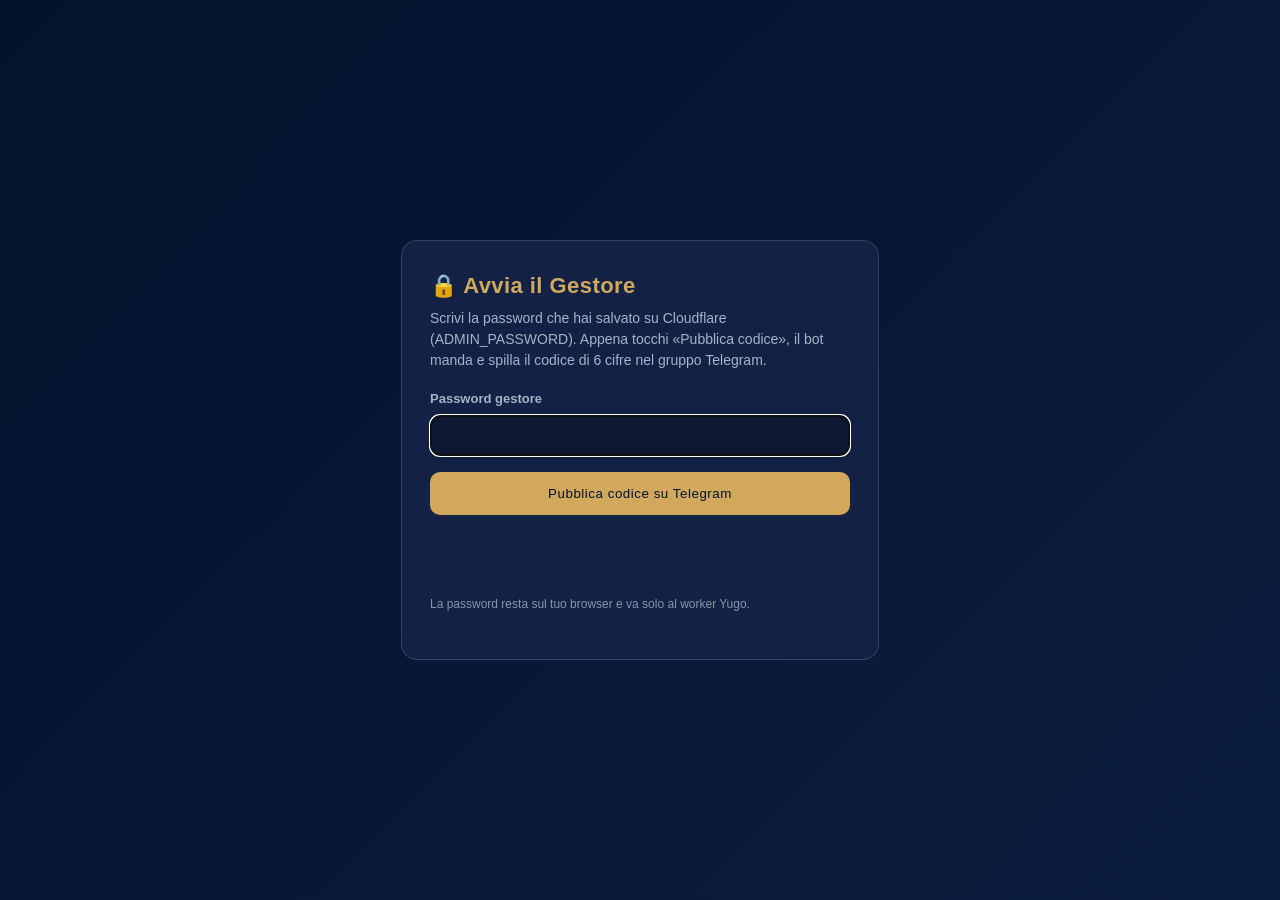
<file: avvia.html>
<!doctype html>
<html lang="it">
<head>
<meta charset="utf-8">
<meta name="viewport" content="width=device-width, initial-scale=1">
<title>Avvia Gestore Yugo</title>
<meta name="robots" content="noindex, nofollow">
<meta name="theme-color" content="#03132D">
<style>
  body { margin:0; min-height:100vh; display:grid; place-items:center; background:linear-gradient(135deg,#03132D 0%,#0b1d3d 100%); color:#eef0f5; font:16px/1.5 -apple-system,"Segoe UI",Roboto,sans-serif; padding:20px; box-sizing:border-box; }
  .card { background:#122144; border:1px solid rgba(255,255,255,.14); border-radius:16px; padding:28px; max-width:420px; width:100%; }
  h1 { margin:0 0 6px; font-size:22px; color:#d1a85c; letter-spacing:.02em; }
  p { margin:0 0 18px; color:#a9b2c6; font-size:14px; }
  label { display:block; font-size:13px; color:#a9b2c6; font-weight:600; margin-bottom:6px; }
  input { width:100%; box-sizing:border-box; padding:12px 14px; border:1px solid rgba(255,255,255,.2); border-radius:10px; background:rgba(0,0,0,.25); color:#fff; font:16px inherit; }
  button { width:100%; margin-top:16px; padding:14px; border:0; border-radius:10px; background:#d1a85c; color:#03132D; font:700 15px inherit; cursor:pointer; letter-spacing:.04em; }
  button:disabled { opacity:.5; cursor:default; }
  .out { margin-top:18px; padding:14px; border-radius:10px; font-size:14px; min-height:20px; }
  .out.ok { background:rgba(11,122,59,.22); color:#7fd199; }
  .out.err { background:rgba(176,58,46,.22); color:#f0a194; }
  .hint { margin-top:14px; font-size:12px; color:#8995a9; }
</style>
</head>
<body>
<div class="card">
  <h1>🔒 Avvia il Gestore</h1>
  <p>Scrivi la password che hai salvato su Cloudflare (ADMIN_PASSWORD). Appena tocchi «Pubblica codice», il bot manda e spilla il codice di 6 cifre nel gruppo Telegram.</p>
  <form id="f">
    <label for="pw">Password gestore</label>
    <input type="password" id="pw" autocomplete="off" required>
    <button type="submit">Pubblica codice su Telegram</button>
  </form>
  <div id="out" class="out"></div>
  <p class="hint">La password resta sul tuo browser e va solo al worker Yugo.</p>
</div>
<script>
const WORKER = "https://yugo-bot.yugosestri.workers.dev";
const f=document.getElementById('f'),out=document.getElementById('out'),pw=document.getElementById('pw');
f.addEventListener('submit',async e=>{
  e.preventDefault();out.className='out';out.textContent='';
  const b=f.querySelector('button');b.disabled=true;b.textContent='Attendi…';
  try{
    const r=await fetch(WORKER+'/gestore/nuovo-codice',{method:'POST',headers:{'Content-Type':'application/json'},body:JSON.stringify({password:pw.value})});
    const d=await r.json().catch(()=>({}));
    if(r.ok && d.ok){
      out.className='out ok';out.innerHTML='✅ Fatto! Il codice è stato pubblicato nel gruppo Telegram e spillato in alto.<br>Ora apri Yugo → Account → 🔒 Gestore e scrivi la password + il codice.';
      pw.value='';
    } else if(r.ok && !d.ok){
      out.className='out err';out.innerHTML='❌ Telegram ha rifiutato il messaggio.<br><br><pre style="white-space:pre-wrap;font:12px monospace;color:#f0a194;max-height:260px;overflow:auto">'+JSON.stringify(d.diag,null,2)+'</pre>';
    } else {
      out.className='out err';out.textContent='❌ '+(d.errore||('Errore '+r.status));
    }
  } catch(ex){ out.className='out err';out.textContent='❌ '+ex.message; }
  b.disabled=false;b.textContent='Pubblica codice su Telegram';
});
pw.focus();
</script>
</body>
</html>
</file>
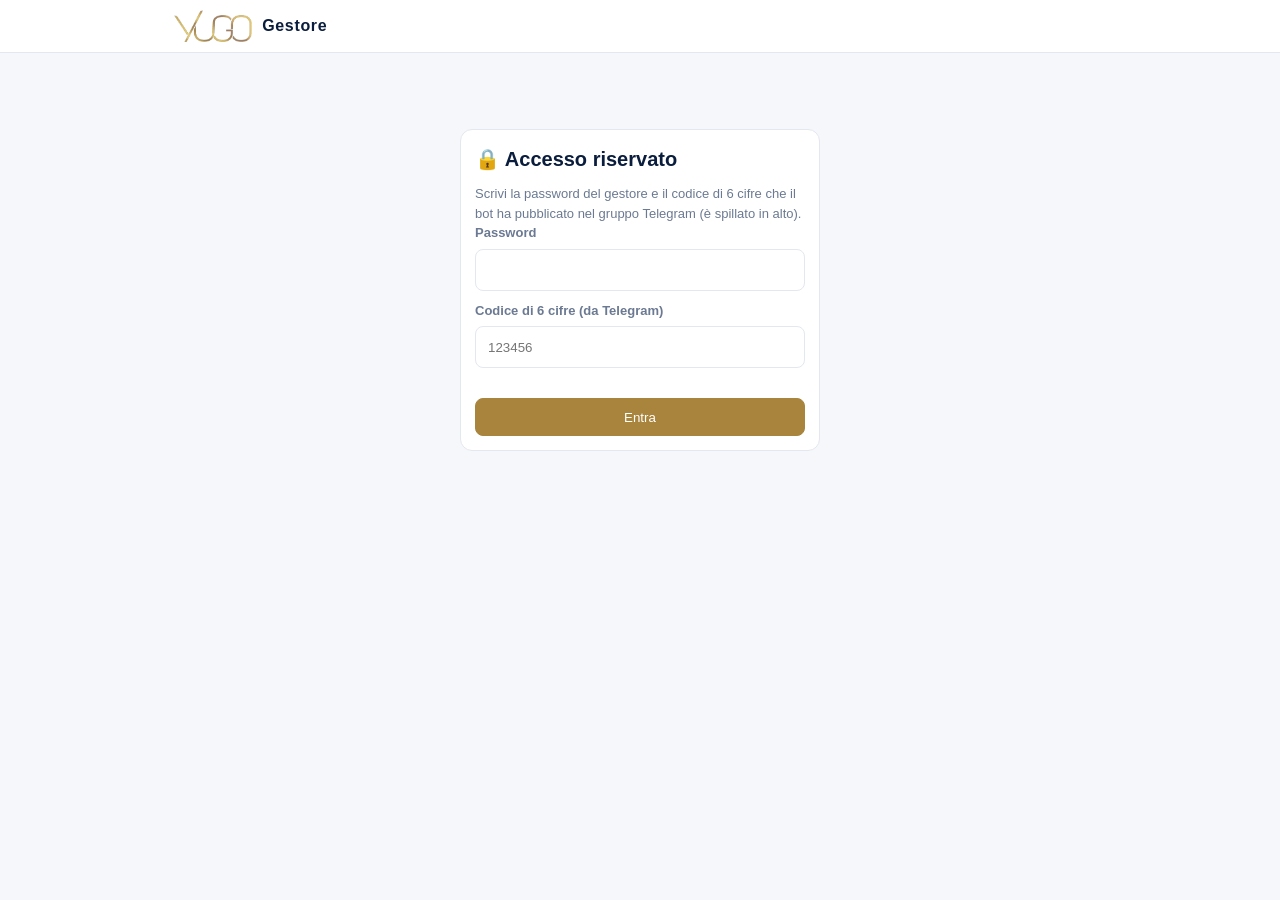
<file: gestore.html>
<!doctype html>
<html lang="it">
<head>
<meta charset="utf-8">
<meta name="viewport" content="width=device-width, initial-scale=1, viewport-fit=cover">
<title>Gestore · Yugo</title>
<meta name="robots" content="noindex, nofollow">
<meta name="theme-color" content="#0b1d3d">
<link rel="icon" type="image/png" href="icon-192.png">
<style>
  :root { --bg: #f6f7fa; --surface: #fff; --fg: #0b1d3d; --muted: #6b7a92; --gold: #a8843c; --line: #e3e7ef; --ok: #0b7a3b; --warn: #a8843c; --err: #b03a2e; }
  * { box-sizing: border-box; }
  body { margin: 0; background: var(--bg); color: var(--fg); font: 15px/1.5 -apple-system, "Segoe UI", Roboto, Arial, sans-serif; }
  header { position: sticky; top: 0; background: #fff; border-bottom: 1px solid var(--line); z-index: 10; }
  .wrap { max-width: 960px; margin: 0 auto; padding: 10px 14px; display: flex; align-items: center; gap: 10px; }
  .wrap img { height: 32px; width: auto; }
  .wrap h1 { font-size: 16px; margin: 0; flex: 1; letter-spacing: .04em; }
  .wrap .pill { font-size: 12px; color: var(--muted); border: 1px solid var(--line); border-radius: 999px; padding: 4px 10px; }
  nav { display: flex; gap: 4px; max-width: 960px; margin: 0 auto; padding: 0 10px; overflow-x: auto; }
  nav button { flex: 0 0 auto; background: none; border: 0; padding: 10px 14px; font: 600 14px inherit; color: var(--muted); cursor: pointer; border-bottom: 3px solid transparent; }
  nav button.on { color: var(--fg); border-bottom-color: var(--gold); }
  main { max-width: 960px; margin: 0 auto; padding: 16px 14px 80px; }
  .card { background: var(--surface); border: 1px solid var(--line); border-radius: 12px; padding: 14px; margin-bottom: 10px; }
  .card h3 { margin: 0 0 4px; font-size: 16px; }
  .meta { color: var(--muted); font-size: 13px; }
  .row { display: flex; flex-wrap: wrap; gap: 8px; margin-top: 10px; }
  button.b { min-height: 38px; padding: 0 14px; border: 1px solid var(--line); border-radius: 8px; background: var(--surface); color: var(--fg); font: 600 14px inherit; cursor: pointer; }
  button.b.gold { background: var(--gold); color: #fff; border-color: var(--gold); }
  button.b.ok { background: var(--ok); color: #fff; border-color: var(--ok); }
  button.b.err { background: var(--err); color: #fff; border-color: var(--err); }
  button.b:disabled { opacity: .5; cursor: default; }
  input, select { min-height: 42px; padding: 0 12px; border: 1px solid var(--line); border-radius: 8px; background: var(--surface); color: var(--fg); font: 15px inherit; width: 100%; }
  textarea { padding: 10px 12px; border: 1px solid var(--line); border-radius: 8px; background: var(--surface); color: var(--fg); font: 15px/1.4 inherit; width: 100%; resize: vertical; }
  .field { display: grid; gap: 6px; margin-bottom: 10px; }
  .field label { font-size: 13px; color: var(--muted); font-weight: 600; }
  .pin { font-weight: 700; }
  .tag { display: inline-block; font-size: 12px; font-weight: 700; padding: 2px 8px; border-radius: 999px; margin-left: 6px; }
  .tag.att { background: #fff5e0; color: var(--warn); }
  .tag.ok { background: #e5f5ec; color: var(--ok); }
  .tag.off { background: #fde7e4; color: var(--err); }
  .empty { text-align: center; color: var(--muted); padding: 40px 20px; }
  .top-right { margin-left: auto; display: flex; gap: 6px; }
  .login { max-width: 360px; margin: 60px auto; }
  .login h2 { font-size: 20px; margin: 0 0 10px; }
  .err { color: var(--err); font-size: 14px; min-height: 20px; margin: 6px 0 0; }
  .hint { color: var(--muted); font-size: 13px; margin: 8px 0 0; }
  .toast { position: fixed; bottom: 20px; left: 50%; transform: translateX(-50%); background: var(--fg); color: #fff; padding: 10px 16px; border-radius: 999px; font-weight: 600; font-size: 14px; opacity: 0; transition: opacity .2s; z-index: 20; }
  .toast.on { opacity: .95; }
  .orari { display: grid; grid-template-columns: 1fr 1fr; gap: 8px; margin-top: 10px; }
  .cal { display: grid; grid-template-columns: repeat(7, 1fr); gap: 4px; margin-top: 10px; }
  .cal .d { aspect-ratio: 1; display: grid; place-items: center; background: var(--surface); border: 1px solid var(--line); border-radius: 8px; font-weight: 600; cursor: pointer; position: relative; }
  .cal .d.empty { background: transparent; border: 0; cursor: default; }
  .cal .d.has::after { content: attr(data-n); position: absolute; top: 2px; right: 4px; background: var(--gold); color: #fff; font-size: 10px; border-radius: 999px; padding: 1px 5px; }
  .cal .h { font-weight: 700; color: var(--muted); text-align: center; padding: 4px 0; font-size: 12px; }
  .stat4 { display: grid; grid-template-columns: repeat(4, 1fr); gap: 8px; margin-bottom: 10px; }
  .stat4 div { background: var(--surface); border: 1px solid var(--line); border-radius: 12px; padding: 10px; text-align: center; }
  .stat4 b { display: block; font-size: 24px; } .stat4 span { font-size: 12px; color: var(--muted); }
  .vg { display: grid; grid-template-columns: 84px 1fr 132px; gap: 8px; align-items: center; padding: 6px 4px; border-radius: 8px; cursor: pointer; font-size: 14px; }
  .vg.on { background: rgba(168,132,60,.14); }
  .vg .bar { height: 14px; background: var(--line); border-radius: 7px; overflow: hidden; display: flex; } .vg .bar i { display: block; height: 100%; background: var(--gold); }
  /* visite: giallo = nuovi, blu = tornati */
  .vg .bar i.nuovi, .ore i.nuovi, .leg .nuovi::before { background: #e8b923; }
  .vg .bar i.tornati, .ore i.tornati, .leg .tornati::before { background: #2f7de1; }
  .vg .bar i.anonimi, .ore i.anonimi, .leg .anonimi::before { background: #8a94a6; }
  .leg { display: flex; gap: 14px; font-size: 13px; color: var(--muted); margin: 8px 0 2px; }
  .leg span::before { content: ""; display: inline-block; width: 10px; height: 10px; border-radius: 3px; margin-right: 5px; vertical-align: -1px; }
  .ore > span { display: flex; flex-direction: column-reverse; height: 100%; justify-content: flex-start; } .ore > span i { border-radius: 0; } .ore > span i:last-child { border-radius: 3px 3px 0 0; }
  .vg small { color: var(--muted); }
  .vg > span:last-child { text-align: right; white-space: nowrap; }
  .ore { display: grid; grid-template-columns: repeat(24, 1fr); gap: 2px; align-items: end; height: 120px; margin-top: 10px; }
  .ore i { display: block; background: var(--gold); position: relative; }
  .ore-l { display: grid; grid-template-columns: repeat(24, 1fr); gap: 2px; font-size: 10px; color: var(--muted); text-align: center; }
  /* passati = blu */
  .card.past { border-left: 5px solid #2f7de1; background: color-mix(in srgb, #2f7de1 7%, var(--surface)); }
  .tag.blu { background: #e3eefc; color: #1d5fb8; }
  .righe { list-style: none; margin: 8px 0 0; padding: 8px 10px; background: var(--bg); border-radius: 8px; font-size: 14px; }
  .righe li { display: flex; gap: 8px; padding: 3px 0; border-bottom: 1px dashed var(--line); }
  .righe li:last-child { border-bottom: 0; }
  .righe .q { font-weight: 800; min-width: 28px; }
  .righe .n { color: var(--muted); min-width: 30px; }
  .righe .p { margin-left: auto; color: var(--muted); white-space: nowrap; }
  .nota { margin: 8px 0 0; padding: 8px 10px; border-radius: 8px; background: #fff5e0; color: #6b4e12; font-size: 14px; }
  .sez { margin: 18px 0 8px; font-size: 13px; letter-spacing: .08em; text-transform: uppercase; color: var(--muted); }
  .cal { grid-template-columns: repeat(7, minmax(0, 1fr)); }
  .cal .d small { white-space: nowrap; overflow: hidden; max-width: 100%; }
  a.b { display: inline-flex; align-items: center; min-height: 38px; padding: 0 14px; border: 1px solid var(--line); border-radius: 8px; background: var(--surface); color: var(--fg); font: 600 14px inherit; text-decoration: none; }
  .cal .d { display: flex; flex-direction: column; align-items: center; justify-content: center; gap: 1px; }
  .cal .d small { font-size: 10px; font-weight: 600; line-height: 1.1; color: var(--muted); }
  .cal .d.past { background: #e3eefc; border-color: #b9d3f5; color: #1d5fb8; }
  .cal .d.past.has::after { background: #2f7de1; }
  .cal .d.oggi { outline: 2px solid var(--gold); }
  .cal .d.sel { box-shadow: 0 0 0 3px var(--fg) inset; }
  /* Natan */
  .nt-stato { display: flex; align-items: center; gap: 8px; font-weight: 700; }
  .nt-stato i { width: 10px; height: 10px; border-radius: 50%; background: #8a94a6; display: inline-block; }
  .nt-stato.on i { background: #1fa45a; box-shadow: 0 0 0 4px rgba(31,164,90,.2); } .nt-stato.off i { background: var(--err); }
  .nt-chips { display: flex; flex-wrap: wrap; gap: 6px; margin: 10px 0; }
  .nt-chips button { min-height: 34px; padding: 0 12px; border-radius: 999px; border: 1px solid var(--line); background: var(--surface); color: var(--fg); font: 600 13px inherit; cursor: pointer; }
  .nt-chips button:hover { border-color: var(--gold); }
  .nt-log { display: grid; gap: 10px; margin: 10px 0; }
  #nt-q { font-family: inherit; }
  .nt-msg { padding: 10px 12px; border-radius: 12px; white-space: pre-wrap; overflow-wrap: anywhere; font-size: 14.5px; }
  .nt-io { background: var(--gold); color: #fff; justify-self: end; max-width: 85%; }
  .nt-bot { background: var(--surface); border: 1px solid var(--line); }
  .rec-c { padding: 8px 0; border-top: 1px solid var(--line); } .rec-c p { margin: 0 0 2px; white-space: pre-wrap; }
  .nt-modi { display: grid; grid-template-columns: repeat(3, 1fr); gap: 6px; margin-bottom: 10px; }
  .nt-modi button { display: grid; gap: 2px; text-align: left; padding: 8px 10px; border-radius: 12px; border: 1px solid var(--line); background: var(--surface); color: var(--fg); font: inherit; cursor: pointer; }
  .nt-modi button b { font-size: 13px; } .nt-modi button small { font-size: 11px; color: var(--muted); }
  .nt-modi button.on { border-color: var(--gold); box-shadow: 0 0 0 2px rgba(169,138,67,.25); }
  .nt-modi button:disabled { opacity: .45; cursor: not-allowed; }
  .nt-pareri { display: grid; grid-template-columns: 1fr 1fr; gap: 8px; margin-top: 4px; }
  .nt-parere { min-width: 0; padding: 8px; border: 1px solid var(--line); border-radius: 10px; font-size: 13.5px; }
  .nt-parere > b { display: block; margin-bottom: 4px; font-size: 12px; color: var(--gold); }
  .nt-nota { margin: 8px 0 0; font-size: 12px; color: var(--muted); }
  @media (max-width: 420px) { .nt-modi { grid-template-columns: 1fr; } }
  .nt-chi { display: block; font-size: 12px; font-weight: 700; color: var(--gold); margin-bottom: 4px; }
  .nt-bozze { margin-top: 8px; font-size: 13px; color: var(--muted); } .nt-bozze summary { cursor: pointer; font-weight: 600; }
  .nt-prev { display: grid; justify-items: center; gap: 8px; margin-top: 10px; }
  .nt-prev iframe { width: 390px; max-width: 100%; height: 560px; border: 8px solid #111; border-radius: 28px; background: #03132D; }
  @media (max-width: 520px) { .stat4 { grid-template-columns: repeat(2, 1fr); } }
  @media (prefers-color-scheme: dark) {
    :root { --bg: #0b1326; --surface: #122144; --fg: #eef0f5; --muted: #a9b2c6; --line: rgba(255,255,255,.14); --gold: #d1a85c; }
    header { background: var(--surface); }
    .card.past { background: rgba(47,125,225,.12); } .tag.blu { background: rgba(47,125,225,.25); color: #a9cbff; }
    .cal .d.past { background: rgba(47,125,225,.22); border-color: rgba(47,125,225,.5); color: #cfe0ff; }
    .nota { background: rgba(168,132,60,.18); color: #f3dca6; }
    .tag.att { background: rgba(168,132,60,.18); } .tag.ok { background: rgba(11,122,59,.22); } .tag.off { background: rgba(176,58,46,.22); }
  }

.and-chips { display: flex; gap: 6px; overflow-x: auto; padding-bottom: 4px; margin-bottom: 6px; scrollbar-width: none; }
.and-chips .chip { flex: none; border: 1px solid rgba(127,127,127,.35); background: transparent; color: inherit; border-radius: 999px; padding: 6px 11px; font: inherit; font-size: 13px; cursor: pointer; }
.and-chips .chip.on { background: #c9a55a; border-color: #c9a55a; color: #10162b; font-weight: 700; }
.and-chips.per .chip { font-size: 12px; padding: 4px 10px; }
.and-tot { display: flex; align-items: baseline; gap: 8px; flex-wrap: wrap; margin: 8px 0 2px; }
.and-tot b { font-size: 30px; letter-spacing: -.5px; }
.and-tot .su { color: #2fa86a; font-weight: 700; } .and-tot .giu { color: #e05a5a; font-weight: 700; }
.and-tot small { opacity: .65; }
.and-svg { width: 100%; height: auto; display: block; margin: 6px 0; touch-action: manipulation; }
.and-svg text { font-size: 15px; fill: currentColor; opacity: .55; }
.and-line { fill: none; stroke: #c9a55a; stroke-width: 3; stroke-linejoin: round; stroke-linecap: round; }
.and-base { stroke: currentColor; opacity: .15; }
.and-cur { stroke: currentColor; opacity: .25; stroke-dasharray: 4 4; }
.and-dot { fill: #c9a55a; stroke: #fff; stroke-width: 2.5; }
.and-sel { margin: 2px 0 10px; } .and-sel small { opacity: .7; }
.and-tip rect { fill: #10162b; opacity: .92; } .and-tip text { fill: #fff !important; opacity: 1 !important; font-weight: 700; font-size: 15px; }
.and-svg { cursor: crosshair; }
</style>
</head>
<body>
<div id="app"></div>
<div class="toast" id="toast"></div>
<script src="config.js?v=44"></script>
<script>
const WORKER = "https://yugo-bot.yugosestri.workers.dev";
const $ = (q) => document.querySelector(q);
const esc = (s) => String(s ?? "").replace(/[&<>"']/g, (c) => ({ "&": "&amp;", "<": "&lt;", ">": "&gt;", '"': "&quot;", "'": "&#39;" }[c]));
const toast = (m) => { const t = $("#toast"); t.textContent = m; t.classList.add("on"); clearTimeout(toast._); toast._ = setTimeout(() => t.classList.remove("on"), 2500); };
const store = { get: (k, d) => { try { const v = localStorage.getItem(k); return v ? JSON.parse(v) : d; } catch { return d; } }, set: (k, v) => { try { localStorage.setItem(k, JSON.stringify(v)); } catch {} }, del: (k) => { try { localStorage.removeItem(k); } catch {} } };

async function api(path, body) {
  const r = await fetch(WORKER + path, { method: "POST", headers: { "Content-Type": "application/json" }, body: JSON.stringify(body || {}) });
  const d = await r.json().catch(() => ({}));
  if (!r.ok) { const e = new Error(d.errore || "Errore."); e.status = r.status; throw e; }
  return d;
}

let sessione = store.get("yugo-gest", null);
let dati = { prenot: [], ordini: [], follower: [] };
let tab = "oggi";

function logout() { store.del("yugo-gest"); sessione = null; render(); }

async function carica() {
  if (!sessione) return;
  try { dati = await api("/gestore/dati", { token: sessione.token }); render(); }
  catch (e) { if (e.status === 401) { logout(); toast("Accesso scaduto. Rientra."); } else toast(e.message); }
}

let inCorso = false; // evita doppi invii se si tocca più volte lo stesso pulsante
async function azione(az, p = {}) {
  if (inCorso) return;
  inCorso = true;
  document.querySelectorAll("main button").forEach((b) => { b.disabled = true; });
  try { await api("/gestore/azione", { token: sessione.token, azione: az, ...p }); toast("Fatto"); }
  catch (e) { if (e.status === 401) { logout(); toast("Accesso scaduto."); } else toast(e.message); }
  finally { inCorso = false; await carica(); }
}

function viewLogin() {
  const err = viewLogin.err || "";
  return `
    <header><div class="wrap"><img src="logo-word.webp" alt="Yugo"><h1>Gestore</h1></div></header>
    <main><div class="login">
      <div class="card">
        <h2>🔒 Accesso riservato</h2>
        <p class="hint">Scrivi la password del gestore e il codice di 6 cifre che il bot ha pubblicato nel gruppo Telegram (è spillato in alto).</p>
        <form id="f">
          <div class="field"><label>Password</label><input type="password" id="pw" autocomplete="current-password" required></div>
          <div class="field"><label>Codice di 6 cifre (da Telegram)</label><input id="cod" inputmode="numeric" maxlength="6" required placeholder="123456"></div>
          <p class="err" id="e">${esc(err)}</p>
          <button class="b gold" type="submit" style="width:100%">Entra</button>
        </form>
      </div>
    </div></main>`;
}

function bindLogin() {
  const f = $("#f");
  $("#cod").addEventListener("input", (e) => { e.target.value = e.target.value.replace(/\D/g, "").slice(0, 6); });
  f.addEventListener("submit", async (e) => {
    e.preventDefault();
    const pw = $("#pw").value, cod = $("#cod").value;
    $("#e").textContent = ""; const b = f.querySelector("button"); b.disabled = true; b.textContent = "Entro…";
    try {
      const r = await api("/gestore/login", { password: pw, codice: cod });
      sessione = { token: r.token, scade: r.scade }; store.set("yugo-gest", sessione);
      carica();
    } catch (ex) { viewLogin.err = ex.message; render(); }
  });
}

function viewHome() {
  return `
    <header>
      <div class="wrap">
        <img src="logo-word.webp" alt="Yugo"><h1>Gestore</h1>
        <span class="pill">${new Date(sessione.scade).toLocaleTimeString("it-IT", { hour: "2-digit", minute: "2-digit" })}</span>
        <button class="b" id="refresh">↻</button>
        <button class="b" id="logout">Esci</button>
      </div>
      <nav>
        ${["oggi", "ordini", "coupon", "follower", "eventi", "visite", "calendario", "natan"].map((k) => `<button data-t="${k}" class="${k === tab ? "on" : ""}">${{oggi:"📅 Oggi",ordini:"🛵 Ordini",coupon:"🎁 Coupon",follower:"🔔 Follower",eventi:"🎉 Eventi",visite:"📊 Visite",calendario:"🗓 Calendario",natan:"🤖 Natan"}[k]}</button>`).join("")}
      </nav>
    </header>
    <main>${{oggi: viewOggi, ordini: viewOrdini, coupon: viewCoupon, follower: viewFollower, eventi: viewEventi, visite: viewVisite, calendario: viewCalendario, natan: viewNatan}[tab]()}</main>`;
}

function bindHome() {
  $("#refresh").onclick = carica; $("#logout").onclick = logout;
  document.querySelectorAll("nav button").forEach((b) => b.onclick = () => { tab = b.dataset.t; render(); });
  if (tab === "oggi" || tab === "calendario") bindOggi();
  if (tab === "ordini") bindOrdini();
  if (tab === "coupon") bindCoupon();
  if (tab === "follower") bindFollower();
  if (tab === "eventi") bindEventi();
  if (tab === "natan") bindNatan();
  if (tab === "visite") document.querySelectorAll("[data-vg]").forEach((r) => r.onclick = () => { viewVisite.sel = r.dataset.vg; render(); });
  if (tab === "visite") {
    document.querySelectorAll("[data-am]").forEach((b) => b.onclick = () => { viewAndamento.m = b.dataset.am; render(); });
    document.querySelectorAll("[data-ap]").forEach((b) => b.onclick = () => { viewAndamento.p = b.dataset.ap; viewAndamento.i = null; render(); });
    bindAndamento();
    const c = document.getElementById("and-csv"); if (c) c.onclick = scaricaStorico;
  }
}

function iso(d) { return d.getFullYear() + "-" + String(d.getMonth() + 1).padStart(2, "0") + "-" + String(d.getDate()).padStart(2, "0"); }
function fmtDay(s) { const d = new Date(s + "T00:00"); return d.toLocaleDateString("it-IT", { weekday: "long", day: "numeric", month: "long" }); }

const ORARI_PRENOT = (() => { const a = []; for (let m = 12 * 60; m <= 14 * 60 + 30; m += 15) a.push(fmt(m)); for (let m = 19 * 60; m <= 22 * 60 + 30; m += 15) a.push(fmt(m)); return a; function fmt(m) { return String(m / 60 | 0).padStart(2, "0") + ":" + String(m % 60).padStart(2, "0"); } })();
const ORARI_ORDINE = (() => { const a = []; for (let m = 12 * 60; m <= 14 * 60; m += 15) a.push(fmt(m)); for (let m = 19 * 60; m <= 22 * 60; m += 15) a.push(fmt(m)); return a; function fmt(m) { return String(m / 60 | 0).padStart(2, "0") + ":" + String(m % 60).padStart(2, "0"); } })();

function passato(data, ora) { return !!data && new Date(`${data}T${ora || "23:59"}`).getTime() < Date.now() - 15 * 60000; }
const euroG = (n) => "€ " + (+n || 0).toFixed(2).replace(".", ",");
function viewOggi() {
  const oggi = iso(new Date());
  const future = (dati.prenot || []).filter((p) => p.data >= oggi);
  const giorni = {}; future.forEach((p) => { (giorni[p.data] = giorni[p.data] || []).push(p); });
  const keys = Object.keys(giorni).sort().slice(0, 7);
  if (!keys.length) return `<div class="empty">Nessuna prenotazione nei prossimi giorni.</div>`;
  return keys.map((k) => `<h3 style="text-transform:capitalize;margin:14px 0 6px">${esc(fmtDay(k))}</h3>` + giorni[k].map(cardPrenot).join("")).join("");
}

function cardPrenot(p) {
  const off = p.stato === "annullata_ristorante", old = passato(p.data, p.ora);
  return `
    <div class="card${old ? " past" : ""}" data-p="${p.id}">
      <h3>🍽 ${esc(p.ora)} · ${esc(p.nome)}
        ${off ? '<span class="tag off">Annullata</span>' : `<span class="tag ok">${esc(p.persone)} pers.</span>`}
        ${old && !off ? '<span class="tag blu">Passata</span>' : ""}
      </h3>
      <p class="meta">${esc(p.telefono || "no telefono")}${p.email ? " · " + esc(p.email) : " · senza account"}</p>
      ${p.note ? `<p class="nota">📝 ${esc(p.note)}</p>` : ""}
      ${!off && !old ? `<div class="row">
        <button class="b" data-a="cambia">Cambia orario</button>
        <button class="b err" data-a="annulla">Annulla</button>
        ${p.telefono ? `<a class="b" href="tel:${esc(p.telefono.replace(/\s+/g,""))}">📞 Chiama</a>` : ""}
      </div>` : ""}
    </div>`;
}

function bindOggi() {
  document.querySelectorAll("[data-p]").forEach((c) => {
    const id = +c.dataset.p;
    c.querySelector('[data-a="annulla"]')?.addEventListener("click", async () => {
      if (!confirm("Annullare questa prenotazione? Il cliente riceve una notifica.")) return;
      azione("prenot-annulla", { id });
    });
    c.querySelector('[data-a="cambia"]')?.addEventListener("click", () => {
      if (c.querySelector("select")) return; // già aperto
      const sel = document.createElement("select");
      sel.innerHTML = ORARI_PRENOT.map((o) => `<option>${o}</option>`).join("");
      sel.style.margin = "8px 0";
      c.querySelector(".row").insertAdjacentElement("beforebegin", sel);
      const ok = document.createElement("button"); ok.className = "b ok"; ok.textContent = "Salva nuovo orario";
      sel.insertAdjacentElement("afterend", ok);
      ok.onclick = () => azione("prenot-cambia", { id, ora: sel.value });
    });
  });
}

const dataOrd = (o) => o.data || String(o.creato || "").slice(0, 10);
function viewOrdini() {
  const tutti = (dati.ordini || []).slice().sort((a, b) => (dataOrd(a) + (a.ora || "")).localeCompare(dataOrd(b) + (b.ora || "")));
  const prossimi = tutti.filter((o) => o.stato !== "annullata_ristorante" && !passato(dataOrd(o), o.ora));
  const vecchi = tutti.filter((o) => passato(dataOrd(o), o.ora) || o.stato === "annullata_ristorante").reverse();
  return `<h3 class="sez">Da preparare (${prossimi.length})</h3>`
    + (prossimi.length ? prossimi.map(cardOrdine).join("") : `<div class="empty" style="padding:20px">Nessun ordine da preparare.</div>`)
    + (vecchi.length ? `<h3 class="sez">🔵 Già passati · ultimi 14 giorni (${vecchi.length})</h3>` + vecchi.map(cardOrdine).join("") : "");
}
function righeOrdine(o) {
  let r = []; try { r = JSON.parse(o.righe || "[]"); } catch { r = []; }
  if (!r.length) return `<p class="meta" style="margin-top:6px">Piatti non salvati (ordine fatto prima dell'aggiornamento): vedi Telegram.</p>`;
  return `<ul class="righe">${r.map((x) => `<li><span class="q">${esc(x.q)}×</span>${x.n != null ? `<span class="n">n.${esc(x.n)}</span>` : ""}<span>${esc(x.nome)}</span><span class="p">${x.prezzo ? euroG(x.prezzo * x.q) : ""}</span></li>`).join("")}</ul>`;
}
function cardOrdine(o) {
  const d = dataOrd(o), off = o.stato === "annullata_ristorante", old = passato(d, o.ora), casa = o.modo === "consegna";
  return `
    <div class="card${old || off ? " past" : ""}" data-o="${o.id}">
      <h3>${casa ? "🛵" : "🥡"} #${o.id} · ${d && d !== iso(new Date()) ? `<span class="tag ${old ? "blu" : "att"}">${esc(fmtDay(d))}</span> ` : ""}${esc(o.ora || "")} · ${euroG(o.totale)}${casa && o.stato !== "annullata_ristorante" ? " + consegna" : ""}
        ${off ? '<span class="tag off">Annullato</span>' : old ? '<span class="tag blu">Passato</span>' : ""}</h3>
      <p class="meta"><b>${o.modo ? (casa ? "Consegna" : "Ritiro") : ""}</b>${casa && (o.indirizzo || o.zona) ? ` · 📍 ${esc(o.indirizzo || "")}${o.zona ? " (" + esc(o.zona) + ")" : ""}` : ""}</p>
      <p class="meta">${esc(o.nome || "")} · ${esc(o.telefono || "")}${o.email ? " · " + esc(o.email) : " · senza account"}${o.sconto ? ` · 🎉 sconto ${esc(o.sconto)}` : ""}</p>
      ${righeOrdine(o)}
      ${o.note ? `<p class="nota">📝 ${esc(o.note)}</p>` : ""}
      ${casa && !off ? `<p class="meta">🛵 Consegna: <b>da chiedere al cliente alla consegna</b> (€ 1 fino a 2,5 km · € 2,50 fino a 4 km · € 3,50 fino a 8 km · € 5 fino a 12,5 km)</p>` : ""}
      <div class="row">
        ${!old && !off ? `<button class="b" data-a="cambia">Cambia orario</button>
        <button class="b err" data-a="annulla">Annulla</button>` : ""}
        ${casa && o.indirizzo ? `<a class="b gold" href="${esc(linkMappa(o.indirizzo))}" target="_blank" rel="noopener">🗺 Apri in Google Maps</a>` : ""}
        ${o.telefono ? `<a class="b" href="tel:${esc(String(o.telefono).replace(/\s+/g,""))}">📞 Chiama</a>` : ""}
      </div>
    </div>`;
}
/* Google Maps con il percorso dal ristorante all'indirizzo del cliente (gratis, senza chiavi) */
function linkMappa(ind) {
  const dest = /liguria|italia|\bge\b/i.test(ind) ? ind : ind + ", Liguria, Italia";
  return "https://www.google.com/maps/dir/?api=1&travelmode=driving&origin=" + encodeURIComponent((((window.YUGO_CONFIG || {}).ristorante || {}).indirizzo || "Corso Colombo 9, Sestri Levante")) + "&destination=" + encodeURIComponent(dest);
}
function bindOrdini() {
  document.querySelectorAll("[data-o]").forEach((c) => {
    const id = +c.dataset.o;
    c.querySelectorAll("[data-costo]").forEach((b) => b.addEventListener("click", () => azione("ordine-consegna", { id, costo: Number(b.dataset.costo) })));
    c.querySelector('[data-a="consegna-cambia"]')?.addEventListener("click", () => { const x = c.querySelector(".cons"); if (x) x.hidden = !x.hidden; });
    c.querySelector('[data-a="lontano"]')?.addEventListener("click", () => {
      if (!confirm(`L'indirizzo è oltre 12,5 km? Annullo l'ordine #${id} e il cliente riceve una notifica.`)) return;
      azione("ordine-annulla", { id });
    });
    c.querySelector('[data-a="annulla"]')?.addEventListener("click", async () => {
      if (!confirm(`Annullare l'ordine #${id}? Il cliente riceve una notifica.`)) return;
      azione("ordine-annulla", { id });
    });
    c.querySelector('[data-a="cambia"]')?.addEventListener("click", () => {
      if (c.querySelector("select")) return; // già aperto
      const sel = document.createElement("select");
      sel.innerHTML = ORARI_ORDINE.map((o) => `<option>${o}</option>`).join("");
      sel.style.margin = "8px 0";
      c.querySelector(".row").insertAdjacentElement("beforebegin", sel);
      const ok = document.createElement("button"); ok.className = "b ok"; ok.textContent = "Salva";
      sel.insertAdjacentElement("afterend", ok);
      ok.onclick = () => azione("ordine-cambia", { id, ora: sel.value });
    });
  });
}

function viewCoupon() {
  return `
    <div class="card">
      <h3>🎁 Controlla un coupon</h3>
      <div class="field"><label>Codice (quello che il cliente ti mostra)</label><input id="cod-in" inputmode="numeric" placeholder="es. 234543"></div>
      <button class="b gold" id="cod-cerca">Cerca</button>
      <div id="cod-out" style="margin-top:14px"></div>
    </div>`;
}
function bindCoupon() {
  const out = $("#cod-out");
  $("#cod-cerca").onclick = async () => {
    const codice = $("#cod-in").value.replace(/\D/g, "");
    if (!codice) return toast("Scrivi un codice.");
    out.innerHTML = `<p class="meta">Cerco…</p>`;
    try {
      const r = await api("/gestore/azione", { token: sessione.token, azione: "coupon-cerca", codice });
      if (!r.coupon) { out.innerHTML = `<div class="card" style="border-color:var(--err)"><h3>❌ Coupon ${esc(codice)} non esiste.</h3></div>`; return; }
      const c = r.coupon;
      const stato = c.stato === "valido" ? `<span class="tag ok">Disponibile</span>` : `<span class="tag off">Già usato</span>`;
      out.innerHTML = `<div class="card">
        <h3>Coupon ${esc(c.codice)} ${stato}</h3>
        <p><strong>${c.tipo === "segui" ? "🎁 Regalo per chi ci segue" : c.tipo === "benvenuto" ? "🎉 Buono di benvenuto" : c.tipo === "cena" ? "🍣 Buono cena gratis" : c.tipo === "sconto" ? "％ Buono sconto" : "🎁 Omaggio"}: ${esc(c.premio)}</strong></p>
        ${c.tipo === "segui" ? `<p class="meta"><strong style="color:var(--err)">${esc(c.condizione)}</strong> · ${(c.profili || []).map((x) => `<a class="b" style="display:inline-flex" href="${x.pf === "tiktok" ? "https://tiktok.com/@" : "https://instagram.com/"}${esc(x.us)}" target="_blank" rel="noopener">${x.pf === "tiktok" ? "🎵 TikTok" : "📸 Instagram"} ↗</a>`).join(" ")}</p>` : c.tipo === "benvenuto" ? `<p class="meta"><strong>Sconto sul conto al ristorante, una volta sola. Valido tutti i giorni fino al 30 novembre.</strong></p>` : `<p class="meta"><strong>Vale per 1 persona.</strong>${c.condizione ? ` <strong style="color:var(--err)">${esc(c.condizione)}.</strong>` : ""}</p>`}
        ${c.stato === "valido" && r.oggi && !r.oggi.ok ? `<p class="err" style="font-weight:700">⛔ ${esc(r.oggi.motivo)}</p>` : ""}
        ${c.tipo === "benvenuto" || c.tipo === "segui" ? "" : `<p class="meta">Cliente: ${esc(c.nome)} · ${esc(c.telefono)}<br>Invito ${esc(c.invito)} · livello ${esc(c.livello)}</p>`}
        ${c.stato === "valido" ? (r.oggi && !r.oggi.ok ? `<p class="meta">${esc(c.giorni || "")}.</p>` : `<div class="row"><button class="b ok" id="use">Segna come usato</button></div>`) : `<p class="meta">Usato il ${esc(c.usato || "")}</p>`}
      </div>`;
      $("#use")?.addEventListener("click", async () => { await azione("coupon-usato", { codice: c.codice }); bindCoupon(); out.innerHTML = ""; $("#cod-in").value = ""; });
    } catch (e) { out.innerHTML = `<p class="err">${esc(e.message)}</p>`; }
  };
}

function viewFollower() {
  const list = dati.follower || [], seg = dati.seguaci || [];
  const nuovi = `<h3 class="sez">🎁 Ci hanno seguito dal sito (${seg.length})</h3>
    <p class="meta" style="margin:0 0 10px">Il cliente ti mostra il codice alla cassa: controlla che ci segua davvero e dagli le bibite (1 per profilo). Poi segna il codice come usato nella scheda 🎁 Coupon.</p>
    ${seg.length ? seg.map((x) => { const pr = x.profili || [];
      return `<div class="card${x.stato === "usato" ? " past" : ""}"><h3>${pr.map((p) => `${p.pf === "tiktok" ? "🎵" : "📸"} @${esc(p.us)}`).join(" · ")} ${x.stato === "usato" ? '<span class="tag blu">Regalo dato</span>' : `<span class="tag att">Da dare: ${pr.length} ${pr.length > 1 ? "bibite" : "bibita"}</span>`}</h3>
        <p class="meta">Codice <b>${esc(x.codice)}</b> · ${esc(String(x.creato || "").slice(0, 10))}</p>
        <div class="row">${pr.map((p) => `<a class="b" href="${p.pf === "tiktok" ? `https://tiktok.com/@${esc(p.us)}` : `https://instagram.com/${esc(p.us)}`}" target="_blank" rel="noopener">Controlla ${p.pf === "tiktok" ? "TikTok" : "Instagram"} ↗</a>`).join("")}</div></div>`; }).join("") : `<div class="empty">Ancora nessuno.</div>`}`;
  if (!list.length) return nuovi;
  return nuovi + `<h3 class="sez">👥 Da confermare: controlla e premi ✅ o ❌ (${list.length})</h3>` + list.map((f) => {
    const pfx = (f.username || "").match(/^(instagram|tiktok):/), suo = !!pfx;
    const u = (f.username || "").replace(/^@/, "").replace(/^(instagram|tiktok):/, "");
    const ig = `https://instagram.com/${u}`, tt = `https://tiktok.com/@${u}`;
    const link = suo ? `<a class="b" href="${esc(pfx[1] === "tiktok" ? tt : ig)}" target="_blank" rel="noopener">Controlla ${pfx[1] === "tiktok" ? "TikTok" : "Instagram"} ↗</a>`
      : `<a class="b" href="${esc(ig)}" target="_blank" rel="noopener">Instagram ↗</a><a class="b" href="${esc(tt)}" target="_blank" rel="noopener">TikTok ↗</a>`;
    return `<div class="card" data-f="${f.id}">
      <h3>${suo ? (pfx[1] === "tiktok" ? "🎵" : "📸") + " " : ""}@${esc(u)} <span class="tag att">In attesa</span></h3>
      <p class="meta">${suo ? `Il cliente ${esc(f.daChi || "")} dice di seguirvi su ${pfx[1] === "tiktok" ? "TikTok" : "Instagram"} · vale 1 punto` : `Amico invitato da ${esc(f.codice)}${f.daChi ? " · " + esc(f.daChi) : ""}`}</p>
      <div class="row">${link}</div>
      <div class="row">
        <button class="b ok" data-a="ok">✅ Conferma</button>
        <button class="b err" data-a="no">❌ Rifiuta</button>
      </div>
    </div>`;
  }).join("");
}
function bindFollower() {
  document.querySelectorAll("[data-f]").forEach((c) => {
    const id = +c.dataset.f;
    c.querySelector('[data-a="ok"]').onclick = () => azione("follow-ok", { id });
    c.querySelector('[data-a="no"]').onclick = () => azione("follow-no", { id });
  });
}

/* Eventi e promozioni: compaiono nel sito (pagina Promo e Home) tra le due date */
function viewEventi() {
  const list = dati.eventi || [], oggi = iso(new Date());
  const fmt = (s) => s ? new Date(s + "T00:00").toLocaleDateString("it-IT", { day: "numeric", month: "short", year: "numeric" }) : "";
  return `
    <div class="card">
      <h3>➕ Nuovo evento</h3>
      <form id="ev-f">
        <div class="field"><label>Nome dell'evento</label><input id="ev-nome" maxlength="120" required placeholder="es. Serata giapponese"></div>
        <div class="row">
          <div class="field" style="flex:1"><label>Dal</label><input type="date" id="ev-dal" required value="${oggi}"></div>
          <div class="field" style="flex:1"><label>Al</label><input type="date" id="ev-al" required></div>
        </div>
        <div class="field"><label>Cosa si fa</label><textarea id="ev-desc" rows="3" maxlength="600" placeholder="es. Menu speciale con sake in omaggio per ogni tavolo"></textarea></div>
        <div class="field"><label>Sconto (facoltativo)</label><input id="ev-sconto" maxlength="60" placeholder="es. 10% oppure 2 € a persona"></div>
        <button class="b gold" type="submit" style="width:100%">Pubblica sul sito</button>
      </form>
    </div>
    <h3 style="margin:16px 0 8px">Eventi in corso e futuri</h3>
    ${list.length ? list.map((e) => {
      const ora = e.dal <= oggi && (!e.al || e.al >= oggi);
      return `<div class="card" data-ev="${e.id}">
        <h3>${esc(e.nome)} ${ora ? `<span class="tag ok">In corso</span>` : `<span class="tag att">Dal ${esc(fmt(e.dal))}</span>`}</h3>
        <p class="meta">${esc(fmt(e.dal))} → ${esc(fmt(e.al))}${e.sconto ? ` · Sconto: <strong>${esc(e.sconto)}</strong>` : ""}</p>
        ${e.descrizione ? `<p>${esc(e.descrizione)}</p>` : ""}
        <div class="row"><button class="b err" data-a="del">🗑 Elimina</button></div>
      </div>`;
    }).join("") : `<div class="empty">Nessun evento. Creane uno qui sopra.</div>`}`;
}
function bindEventi() {
  $("#ev-f").addEventListener("submit", async (e) => {
    e.preventDefault();
    const b = e.target.querySelector("button"); b.disabled = true; b.textContent = "Pubblico…";
    await azione("evento-aggiungi", { nome: $("#ev-nome").value, dal: $("#ev-dal").value, al: $("#ev-al").value, descrizione: $("#ev-desc").value, sconto: $("#ev-sconto").value });
    b.disabled = false; b.textContent = "Pubblica sul sito";
  });
  document.querySelectorAll("[data-ev]").forEach((c) => {
    c.querySelector('[data-a="del"]').onclick = () => {
      if (confirm("Eliminare questo evento? Sparisce subito dal sito.")) azione("evento-elimina", { id: +c.dataset.ev });
    };
  });
}

/* Visite: quante volte è stato aperto il sito ogni giorno (ultimi 30 giorni) e a che ora */
/* ⭐ Recensioni del sito: il mini quiz che compare ai clienti dopo 5 minuti sul sito */
const REC_DOMANDE = [["facile", "È facile da usare"], ["trovato", "Hanno trovato quello che cercavano"], ["grafica", "Piace com'è fatto"], ["veloce", "È veloce"], ["consiglio", "Lo consiglierebbero"]];
const REC_FACCE = ["", "😣", "🙁", "😐", "🙂", "😍"];
function recStat() {
  const L = (dati.recensioni || []).map((r) => { let x = {}; try { x = JSON.parse(r.risposte || "{}"); } catch { /* ok */ } return { ...r, x }; });
  const medie = REC_DOMANDE.map(([k, t]) => { const v = L.map((r) => r.x[k]).filter(Boolean); return { k, t, n: v.length, m: v.length ? v.reduce((a, b) => a + b, 0) / v.length : 0 }; });
  return { L, medie, commenti: L.filter((r) => r.testo) };
}
function viewRecensioni() {
  const { L, medie, commenti } = recStat();
  if (!L.length) return `<div class="card"><h3>⭐ Recensioni del sito</h3><p class="meta">Ancora nessuna. Il mini quiz compare ai clienti dopo 5 minuti che sono sul sito.</p></div>`;
  return `<div class="card"><h3>⭐ Recensioni del sito <small class="meta">(${L.length})</small></h3>
    ${medie.map((d) => `<div class="vg" style="cursor:default"><span>${esc(d.t)}</span><span class="bar"><i style="width:${d.m / 5 * 100}%"></i></span><span><strong>${d.n ? d.m.toFixed(1) : "–"}</strong> ${d.n ? REC_FACCE[Math.round(d.m)] : ""}</span></div>`).join("")}
    ${commenti.length ? `<h3 style="margin-top:14px">💬 Cosa hanno scritto</h3>${commenti.slice(0, 30).map((r) => `<div class="rec-c"><p>${esc(r.testo)}</p><small class="meta">${esc(new Date(r.creato).toLocaleString("it-IT", { day: "numeric", month: "short", hour: "2-digit", minute: "2-digit" }))} · ${esc((r.lingua || "").toUpperCase())}${Object.keys(r.x).length ? " · " + REC_DOMANDE.filter(([k]) => r.x[k]).map(([k]) => REC_FACCE[r.x[k]]).join("") : ""}</small></div>`).join("")}` : ""}
  </div>`;
}
/* 📈 Andamento: lo storico giornaliero (non si cancella mai) in grafici per giorni, settimane, mesi e anni */
const AND_M = {
  stima: ["💰 Totale stimato", (x) => x.incasso + 20 * x.pers_pranzo + 30 * x.pers_cena, "€", "Ordini + 20 € a persona a pranzo e 30 € a persona a cena"],
  incasso: ["💶 Incasso ordini", (x) => x.incasso, "€", "Totale degli ordini dal sito (senza consegna)"],
  ordini: ["🛵 Ordini", (x) => x.ordini, "", "Ordini validi (senza gli annullati)"],
  persone: ["👥 Persone ai tavoli", (x) => x.persone, "", "Persone delle prenotazioni confermate"],
  prenot: ["🍽 Prenotazioni", (x) => x.prenot, "", "Prenotazioni confermate"],
  visite: ["👀 Visite", (x) => x.visite, "", "Volte che il sito è stato aperto"],
  conv: ["🎯 Visite → ordini", null, "%", "Su 100 visite, quante diventano un ordine"]
};
const AND_P = { g: "30 giorni", s: "12 settimane", m: "12 mesi", a: "Anni" };
function andamentoDati(m, p) {
  const S = dati.storico || [], per = {}; S.forEach((x) => per[x.giorno] = x);
  const vuoto = () => ({ visite: 0, ritorni: 0, ordini: 0, incasso: 0, consegne: 0, ritiri: 0, annullati: 0, prenot: 0, persone: 0, pers_pranzo: 0, pers_cena: 0 });
  const add = (a, x) => { for (const k in a) a[k] += Number(x[k]) || 0; };
  const oggi = new Date(); oggi.setHours(12, 0, 0, 0);
  const giorniDa = (a, b) => { const out = []; for (let d = new Date(a); d <= b; d.setDate(d.getDate() + 1)) out.push(iso(d)); return out; };
  const MESI = ["gen", "feb", "mar", "apr", "mag", "giu", "lug", "ago", "set", "ott", "nov", "dic"];
  let secchi = [];   // [{etichetta, giorni:[...]}]
  const fai = (n, offset) => {   // offset 0 = periodo attuale, 1 = periodo precedente
    const out = [];
    if (p === "g") for (let i = n - 1; i >= 0; i--) { const d = new Date(oggi); d.setDate(d.getDate() - i - offset * n); out.push({ e: `${d.getDate()} ${MESI[d.getMonth()]}`, g: [iso(d)] }); }
    if (p === "s") { const lun = new Date(oggi); lun.setDate(lun.getDate() - ((lun.getDay() + 6) % 7)); for (let i = n - 1; i >= 0; i--) { const a = new Date(lun); a.setDate(a.getDate() - 7 * (i + offset * n)); const b = new Date(a); b.setDate(b.getDate() + 6); out.push({ e: `${a.getDate()} ${MESI[a.getMonth()]}`, g: giorniDa(a, b) }); } }
    if (p === "m") for (let i = n - 1; i >= 0; i--) { const a = new Date(oggi.getFullYear(), oggi.getMonth() - i - offset * n, 1, 12), b = new Date(a.getFullYear(), a.getMonth() + 1, 0, 12); out.push({ e: `${MESI[a.getMonth()]} ${String(a.getFullYear()).slice(2)}`, g: giorniDa(a, b) }); }
    if (p === "a") { const primo = S.length ? +S[0].giorno.slice(0, 4) : oggi.getFullYear(); for (let y = primo - offset * (oggi.getFullYear() - primo + 1); y <= oggi.getFullYear() - offset * (oggi.getFullYear() - primo + 1); y++) out.push({ e: String(y), g: giorniDa(new Date(y, 0, 1, 12), new Date(y, 11, 31, 12)) }); }
    return out;
  };
  const n = { g: 30, s: 12, m: 12, a: 0 }[p];
  const calc = (bk) => bk.map((b) => { const t = vuoto(); b.g.forEach((k) => per[k] && add(t, per[k])); const v = m === "conv" ? (t.visite ? (t.ordini / t.visite) * 100 : 0) : AND_M[m][1](t); return { e: b.e, v: Math.round(v * 100) / 100, t, da: b.g[0], a: b.g[b.g.length - 1] }; });
  secchi = calc(fai(n, 0)); const prima = calc(fai(n, 1));
  const tot = (L) => { if (m === "conv") { const v = L.reduce((a, x) => a + x.t.visite, 0), o = L.reduce((a, x) => a + x.t.ordini, 0); return v ? (o / v) * 100 : 0; } return L.reduce((a, x) => a + x.v, 0); };
  return { secchi, totale: tot(secchi), prima: tot(prima), haPrima: prima.some((x) => x.v) };
}
/* la data del punto: 20.12.2026 (giorno), 17.11–23.11.2026 (settimana), 11.2026 (mese), 2026 (anno) */
function dataPunto(x, p) {
  const [a, m, g] = x.da.split("-"), [a2, m2, g2] = x.a.split("-");
  return p === "g" ? `${g}.${m}.${a}` : p === "s" ? `${g}.${m}–${g2}.${m2}.${a2}` : p === "m" ? `${m}.${a}` : a;
}
function fmtAnd(v, u) { return u === "€" ? "€ " + v.toLocaleString("it-IT", { minimumFractionDigits: v % 1 ? 2 : 0, maximumFractionDigits: 2 }) : u === "%" ? v.toLocaleString("it-IT", { maximumFractionDigits: 1 }) + "%" : Math.round(v).toLocaleString("it-IT"); }
function viewAndamento() {
  if (!(dati.storico || []).length) return "";
  const m = viewAndamento.m || "stima", p = viewAndamento.p || "g", [nome, , u, spiega] = AND_M[m];
  const D = andamentoDati(m, p), L = D.secchi, max = Math.max(1, ...L.map((x) => x.v));
  const sel = L[viewAndamento.i != null && viewAndamento.i < L.length ? viewAndamento.i : L.length - 1];
  const W = 600, H = 190, pad = 8, step = L.length > 1 ? (W - 2 * pad) / (L.length - 1) : 0;
  const pt = L.map((x, i) => [pad + i * step, H - 14 - (x.v / max) * (H - 34)]);
  const linea = pt.map((q, i) => (i ? "L" : "M") + q[0].toFixed(1) + " " + q[1].toFixed(1)).join(" ");
  const area = `${linea} L${pt[pt.length - 1][0].toFixed(1)} ${H - 14} L${pt[0][0].toFixed(1)} ${H - 14} Z`;
  const diff = D.haPrima && D.prima ? ((D.totale - D.prima) / D.prima) * 100 : null;
  const iSel = L.indexOf(sel), etich = L.map((x, i) => (L.length <= 7 || (i % Math.ceil(L.length / 6) === 0 && L.length - 1 - i >= Math.ceil(L.length / 6) / 2) || i === L.length - 1 ? `<text x="${pt[i][0]}" y="${H}" text-anchor="${i === 0 ? "start" : i === L.length - 1 ? "end" : "middle"}">${esc(x.e)}</text>` : "")).join("");
  return `<div class="card and">
    <h3>📈 Andamento</h3>
    <div class="and-chips">${Object.entries(AND_M).map(([k, x]) => `<button class="chip${k === m ? " on" : ""}" data-am="${k}">${x[0]}</button>`).join("")}</div>
    <div class="and-chips per">${Object.entries(AND_P).map(([k, x]) => `<button class="chip${k === p ? " on" : ""}" data-ap="${k}">${x}</button>`).join("")}</div>
    <div class="and-tot"><b>${fmtAnd(D.totale, u)}</b>
      ${diff != null ? `<span class="${diff >= 0 ? "su" : "giu"}">${diff >= 0 ? "▲" : "▼"} ${Math.abs(diff).toLocaleString("it-IT", { maximumFractionDigits: 0 })}%</span><small>rispetto ${p === "a" ? "agli anni prima" : `ai ${AND_P[p]} prima`}</small>` : `<small>${esc(spiega)}</small>`}</div>
    <svg viewBox="0 0 ${W} ${H + 4}" class="and-svg" role="img" aria-label="${esc(nome)}">
      <defs><linearGradient id="andg" x1="0" y1="0" x2="0" y2="1"><stop offset="0" stop-color="#c9a55a" stop-opacity=".45"/><stop offset="1" stop-color="#c9a55a" stop-opacity="0"/></linearGradient></defs>
      <line x1="0" x2="${W}" y1="${H - 14}" y2="${H - 14}" class="and-base"/>
      <path d="${area}" fill="url(#andg)"/><path d="${linea}" class="and-line"/>
      <line x1="${pt[iSel][0]}" x2="${pt[iSel][0]}" y1="6" y2="${H - 14}" class="and-cur"/>
      <circle cx="${pt[iSel][0]}" cy="${pt[iSel][1]}" r="6" class="and-dot"/>
      ${(() => { const tx = `${dataPunto(sel, p)} · ${fmtAnd(sel.v, u)}`, w = tx.length * 8.6 + 18, x = Math.min(W - w, Math.max(0, pt[iSel][0] - w / 2)), y = Math.max(0, pt[iSel][1] - 44);
        return `<g class="and-tip"><rect x="${x}" y="${y}" width="${w}" height="30" rx="8"/><text x="${x + w / 2}" y="${y + 20}" text-anchor="middle">${esc(tx)}</text></g>`; })()}
      ${L.map((x, i) => `<rect x="${pt[i][0] - step / 2}" y="0" width="${Math.max(step, 12)}" height="${H}" fill="transparent" data-ai="${i}"/>`).join("")}
      ${etich}
    </svg>
    <p class="and-sel"><strong>${esc(dataPunto(sel, p))}</strong>: <b>${fmtAnd(sel.v, u)}</b>
      <small> · ${sel.t.ordini} ordini (${sel.t.consegne} consegne, ${sel.t.ritiri} ritiri) · ${fmtAnd(sel.t.incasso, "€")} · ${sel.t.prenot} prenotazioni, ${sel.t.persone} persone (${sel.t.pers_pranzo} a pranzo, ${sel.t.pers_cena} a cena) · ${sel.t.visite} visite</small></p>
    <div class="row"><button class="b" id="and-csv">⬇️ Scarica tutto lo storico (Excel)</button></div>
    <p class="hint">Passa con il dito o il mouse sul grafico per vedere ogni punto. Lo storico è un riassunto di pochi numeri al giorno: non si cancella mai e pesa pochissimo. Con «Scarica» ne salvi una copia sul tuo telefono o computer.</p>
  </div>`;
}
/* muovendo il dito o il mouse sul grafico (senza cliccare) si sposta il cursore e compare la data */
function bindAndamento() {
  const svg = document.querySelector(".and-svg"); if (!svg) return;
  const n = svg.querySelectorAll("[data-ai]").length;
  const sposta = (e) => {
    const r = svg.getBoundingClientRect(), x = ((e.touches ? e.touches[0].clientX : e.clientX) - r.left) / r.width;
    const i = Math.max(0, Math.min(n - 1, Math.round(((x * 600 - 8) / (600 - 16)) * (n - 1))));
    if (i === viewAndamento.i) return;
    viewAndamento.i = i;
    const card = document.querySelector(".card.and"), t = document.createElement("div"); t.innerHTML = viewAndamento();
    card.replaceWith(t.firstElementChild);
    document.querySelectorAll("[data-am]").forEach((b) => b.onclick = () => { viewAndamento.m = b.dataset.am; render(); });
    document.querySelectorAll("[data-ap]").forEach((b) => b.onclick = () => { viewAndamento.p = b.dataset.ap; viewAndamento.i = null; render(); });
    const c = document.getElementById("and-csv"); if (c) c.onclick = scaricaStorico;
    bindAndamento();
  };
  svg.addEventListener("pointermove", sposta);
  svg.addEventListener("pointerdown", sposta);
  svg.addEventListener("touchmove", (e) => { sposta(e); e.preventDefault(); }, { passive: false });
}
function scaricaStorico() {
  const S = dati.storico || [];
  const righe = [["Giorno", "Visite", "Visite di ritorno", "Ordini", "Incasso ordini €", "Consegne", "Ritiri", "Annullati", "Prenotazioni", "Persone", "Persone a pranzo", "Persone a cena", "Totale stimato €"]]
    .concat(S.map((x) => [x.giorno, x.visite, x.ritorni, x.ordini, String(x.incasso).replace(".", ","), x.consegne, x.ritiri, x.annullati, x.prenot, x.persone, x.pers_pranzo || 0, x.pers_cena || 0, String(Math.round((x.incasso + 20 * (x.pers_pranzo || 0) + 30 * (x.pers_cena || 0)) * 100) / 100).replace(".", ",")]));
  const csv = "\ufeff" + righe.map((r) => r.join(";")).join("\r\n");
  const a = document.createElement("a"); a.href = URL.createObjectURL(new Blob([csv], { type: "text/csv;charset=utf-8" }));
  a.download = `yugo-storico-${iso(new Date())}.csv`; document.body.appendChild(a); a.click(); setTimeout(() => { URL.revokeObjectURL(a.href); a.remove(); }, 1000);
}
function viewVisite() {
  const V = dati.visite;
  if (!V) return `<div class="empty">Statistiche non ancora disponibili. Riprova tra poco.</div>`;
  const per = {}; V.giorni.forEach((g) => per[g.giorno] = g);
  const giorno = (k) => { const g = per[k] || { giorno: k, n: 0, ore: Array(24).fill(0), prenot: 0, ordini: 0 }; g.ritorni = g.ritorni || 0; g.anonimi = g.anonimi || 0; g.oreRit = g.oreRit || Array(24).fill(0); g.oreAnon = g.oreAnon || Array(24).fill(0); return g; };
  const LEG = `<div class="leg"><span class="nuovi">Nuovi</span><span class="tornati">Tornati</span><span class="anonimi">Cookie rifiutati</span></div>`;
  const d0 = new Date(V.oggi + "T12:00");
  const lista = []; for (let i = 0; i < 30; i++) { const d = new Date(d0); d.setDate(d.getDate() - i); lista.push(giorno(iso(d))); }
  const somma = (n) => lista.slice(0, n).reduce((a, g) => a + g.n, 0);
  const max = Math.max(1, ...lista.map((g) => g.n));
  const sel = giorno(viewVisite.sel || V.oggi), maxO = Math.max(1, ...sel.ore);
  const top = sel.ore.reduce((b, n, h) => (n > sel.ore[b] ? h : b), 0);
  const corto = (k) => new Date(k + "T12:00").toLocaleDateString("it-IT", { weekday: "short", day: "numeric", month: "short" });
  const NOMI = { it: "🇮🇹 Italiano", en: "🇬🇧 Inglese", fr: "🇫🇷 Francese", de: "🇩🇪 Tedesco", es: "🇪🇸 Spagnolo", zh: "🇨🇳 Cinese", ja: "🇯🇵 Giapponese", altro: "🌍 Altre lingue" };
  const lingue = Object.entries(V.lingue || {}).sort((a, b) => b[1] - a[1]);
  const totL = lingue.reduce((a, x) => a + x[1], 0) || 1;
  return `${viewAndamento()}
    <div class="stat4">
      <div><b>${giorno(V.oggi).n}</b><span>Oggi · <span style="color:#2f7de1">${giorno(V.oggi).ritorni} tornati</span></span></div>
      <div><b>${lista[1].n}</b><span>Ieri · <span style="color:#2f7de1">${lista[1].ritorni} tornati</span></span></div>
      <div><b>${somma(7)}</b><span>Ultimi 7 giorni · <span style="color:#2f7de1">${lista.slice(0, 7).reduce((a, g) => a + g.ritorni, 0)} tornati</span></span></div>
      <div><b>${somma(30)}</b><span>Ultimi 30 giorni · <span style="color:#2f7de1">${lista.reduce((a, g) => a + g.ritorni, 0)} tornati</span></span></div>
    </div>
    <div class="card">
      <h3 style="text-transform:capitalize">🕗 ${esc(fmtDay(sel.giorno))}: ${sel.n} ${sel.n === 1 ? "visita" : "visite"}</h3>
      <p class="meta">${sel.n ? `<span style="color:#b8860b;font-weight:700">${sel.n - sel.ritorni - sel.anonimi} nuovi</span> · <span style="color:#2f7de1;font-weight:700">${sel.ritorni} tornati</span>${sel.anonimi ? ` · <span style="font-weight:700">${sel.anonimi} cookie rifiutati</span>` : ""} · Ora con più visite: <strong>${top}:00–${top + 1}:00</strong> (${sel.ore[top]}) · ` : ""}Prenotazioni: ${sel.prenot} · Ordini: ${sel.ordini}</p>
      ${LEG}
      <div class="ore">${sel.ore.map((n, h) => `<span title="${h}:00 · ${n - sel.oreRit[h] - sel.oreAnon[h]} nuovi, ${sel.oreRit[h]} tornati, ${sel.oreAnon[h]} cookie rifiutati"><i class="nuovi" style="height:${(n - sel.oreRit[h] - sel.oreAnon[h]) / maxO * 100}%"></i><i class="tornati" style="height:${sel.oreRit[h] / maxO * 100}%"></i><i class="anonimi" style="height:${sel.oreAnon[h] / maxO * 100}%"></i></span>`).join("")}</div>
      <div class="ore-l">${sel.ore.map((_, h) => `<span>${h % 3 === 0 ? h : ""}</span>`).join("")}</div>
    </div>
    <div class="card">
      <h3>📅 Visite ogni giorno</h3>
      <p class="meta">Tocca un giorno per vedere le ore. <span style="color:#b8860b;font-weight:700">Giallo = nuovi</span>, <span style="color:#2f7de1;font-weight:700">blu = tornati</span>, <span style="font-weight:700">grigio = hanno rifiutato i cookie</span> (contati lo stesso, ma non sappiamo se sono nuovi o tornati).</p>
      ${lista.map((g) => `<div class="vg ${g.giorno === sel.giorno ? "on" : ""}" data-vg="${g.giorno}">
        <span style="text-transform:capitalize">${esc(corto(g.giorno))}</span>
        <span class="bar"><i class="nuovi" style="width:${(g.n - g.ritorni - g.anonimi) / max * 100}%"></i><i class="tornati" style="width:${g.ritorni / max * 100}%"></i><i class="anonimi" style="width:${g.anonimi / max * 100}%"></i></span>
        <span><strong>${g.n}</strong>${g.prenot || g.ordini ? ` <small>· ${g.prenot} pren · ${g.ordini} ord</small>` : ""}</span>
      </div>`).join("")}
    </div>
    ${lingue.length ? `<div class="card"><h3>🌍 Lingua dei visitatori (30 giorni)</h3>
      ${lingue.map(([l, n]) => `<div class="vg" style="cursor:default"><span>${esc(NOMI[l] || l)}</span><span class="bar"><i style="width:${Math.round(n / totL * 100)}%"></i></span><span><strong>${n}</strong></span></div>`).join("")}</div>` : ""}
    ${viewRecensioni()}
    <p class="hint">Contiamo ogni volta che qualcuno apre il sito: in giallo la prima volta di un telefono, in blu tutte le volte dopo. Senza nomi e senza IP. I dettagli delle visite si cancellano dopo 30 giorni e quelli degli ordini dopo 14, ma prima vengono salvati nello storico (📈 Andamento), che resta per sempre.</p>`;
}

function viewCalendario() {
  const d = viewCalendario.d || new Date();
  const anno = d.getFullYear(), mese = d.getMonth();
  const primo = new Date(anno, mese, 1), ultimo = new Date(anno, mese + 1, 0);
  const start = (primo.getDay() + 6) % 7; // lun = 0
  const nomeMese = d.toLocaleDateString("it-IT", { month: "long", year: "numeric" });
  const giorni = {};
  (dati.prenot || []).forEach((p) => { if (p.stato === "annullata_ristorante") return; const g = (giorni[p.data] = giorni[p.data] || { p: 0, o: 0 }); g.p++; });
  (dati.ordini || []).forEach((o) => { if (o.stato === "annullata_ristorante") return; const k = dataOrd(o); const g = (giorni[k] = giorni[k] || { p: 0, o: 0 }); g.o++; });
  const oggi = iso(new Date());
  const cells = [];
  for (let i = 0; i < start; i++) cells.push(`<div class="d empty"></div>`);
  for (let n = 1; n <= ultimo.getDate(); n++) {
    const k = `${anno}-${String(mese + 1).padStart(2, "0")}-${String(n).padStart(2, "0")}`;
    const g = giorni[k] || { p: 0, o: 0 }, q = g.p + g.o;
    cells.push(`<div class="d${q ? " has" : ""}${k < oggi ? " past" : ""}${k === oggi ? " oggi" : ""}${k === viewCalendario.sel ? " sel" : ""}" data-d="${k}" data-n="${q}">${n}${q ? `<small>${g.p ? "🍽" + g.p : ""}${g.p && g.o ? " " : ""}${g.o ? "🛵" + g.o : ""}</small>` : ""}</div>`);
  }
  return `<div class="card">
    <div class="row" style="justify-content:space-between;align-items:center">
      <button class="b" id="prev">←</button>
      <strong style="text-transform:capitalize">${esc(nomeMese)}</strong>
      <button class="b" id="next">→</button>
    </div>
    <div class="cal">
      ${["L","M","M","G","V","S","D"].map((h) => `<div class="h">${h}</div>`).join("")}
      ${cells.join("")}
    </div>
    <p class="hint">🍽 prenotazioni · 🛵 ordini · in <b style="color:#2f7de1">blu</b> i giorni e gli ordini già passati.</p>
    <div id="cal-day" style="margin-top:12px"></div>
  </div>`;
}

function bindCalendario() {
  $("#prev").onclick = () => { const d = viewCalendario.d || new Date(); d.setMonth(d.getMonth() - 1); viewCalendario.d = d; render(); };
  $("#next").onclick = () => { const d = viewCalendario.d || new Date(); d.setMonth(d.getMonth() + 1); viewCalendario.d = d; render(); };
  const apri = (k) => {
    const pr = (dati.prenot || []).filter((p) => p.data === k).sort((a, b) => (a.ora || "").localeCompare(b.ora || ""));
    const or = (dati.ordini || []).filter((o) => dataOrd(o) === k).sort((a, b) => (a.ora || "").localeCompare(b.ora || ""));
    document.querySelectorAll(".cal .d").forEach((x) => x.classList.toggle("sel", x.dataset.d === k));
    $("#cal-day").innerHTML = `<h3 style="text-transform:capitalize">${esc(fmtDay(k))}</h3>`
      + (pr.length ? `<h3 class="sez">🍽 Prenotazioni (${pr.length})</h3>` + pr.map(cardPrenot).join("") : "")
      + (or.length ? `<h3 class="sez">🛵 Ordini (${or.length})</h3>` + or.map(cardOrdine).join("") : "")
      + (!pr.length && !or.length ? `<p class="meta">Niente in questo giorno.</p>` : "");
    bindOggi(); bindOrdini();
  };
  document.querySelectorAll(".cal .d[data-d]").forEach((e) => e.onclick = () => { viewCalendario.sel = e.dataset.d; apri(e.dataset.d); });
  if (viewCalendario.sel) apri(viewCalendario.sel);
}

/* ---------- 🤖 Natan: il tuo Natan del Mac come consulente del ristorante ----------
   Funziona solo quando Natan è acceso sul Mac. L'indirizzo del Mac (cambia a ogni avvio) si legge da ponte.json
   sul sito di Natan. Serve un codice amico creato in Natan (lo scrivi qui una volta, resta solo su questo telefono).
   A Natan mandiamo solo numeri e informazioni del sito: mai nomi, telefoni o indirizzi dei clienti. */
try { localStorage.removeItem("yugo-natan-codice"); localStorage.removeItem("yugo-natan-pc-codice"); } catch { /* ok */ }   // i codici ora stanno solo su Cloudflare
const NT = { stato: "?", log: store.get("yugo-natan-log", []), lavoro: false, prev: null, modo: store.get("yugo-natan-modo", "principale"), mac: "", pc: null, grande: null };
const NT_IDEE = [
  "Analizza visite, ordini e prenotazioni e dimmi cosa va bene e cosa no",
  "Proponi 3 modifiche al sito per farlo usare di più (con anteprima)",
  "Idee per fare pubblicità questa settimana a Sestri Levante",
  "Cosa aggiungeresti o toglieresti dal menu?",
  "Scrivi un post per Instagram e TikTok sull'offerta di adesso",
  "Proponi un evento o una promo per riempire i giorni più vuoti"
];
/* Chi è acceso: 💻 Mac (Natan vero, il «capo»), 🖥 PC fisso (aiutante), 🧠 Natan Grande (un modello diviso tra Mac e PC).
   Il telefono parla solo con il server del sito: basta essere entrati nel Gestore, i codici di Natan stanno su Cloudflare. */
async function ntTrova() {
  NT.stato = "cerco"; ntStato();
  try {
    const d = await api("/gestore/natan/stato", { token: sessione.token });
    NT.mac = d.mac && d.mac.on ? d.mac : null; NT.pc = d.pc && d.pc.on ? d.pc : null; NT.grande = d.grande && d.grande.on ? d.grande : null;
    NT.manca = d.mac && !d.mac.codice ? "Manca il codice del Mac su Cloudflare (NATAN_MAC_CODICE)." : "";
  } catch (e) { NT.mac = NT.pc = NT.grande = null; if (e.status === 401) { logout(); return; } }
  if (NT.modo === "grande" && !NT.grande) NT.modo = "principale";
  NT.stato = NT.mac || NT.pc || NT.grande ? "on" : "off";
  if (tab === "natan") render(); else ntStato();
}
function ntStato() {
  const el = $("#nt-stato"); if (!el) return;
  el.className = "nt-stato " + (NT.stato === "on" ? "on" : NT.stato === "off" ? "off" : "");
  const mod = (x) => x && x.modello ? ` (${esc(x.modello)})` : "";
  el.innerHTML = NT.stato === "cerco" || NT.stato === "?" ? "<i></i>Cerco Natan…"
    : `<i></i>${NT.stato === "on" ? "Natan è pronto" : "Natan è spento: accendi il Mac (o il PC fisso)"} <span class="meta" style="font-weight:400">· ${NT.mac ? "💻 Mac acceso" + mod(NT.mac) : "💻 Mac spento"} · ${NT.pc ? "🖥 PC acceso" + mod(NT.pc) : "🖥 PC spento"}${NT.grande ? " · 🧠 Natan Grande pronto" + mod(NT.grande) : ""}</span>${NT.manca ? `<br><span class="meta">⚠️ ${esc(NT.manca)}</span>` : ""}`;
  const b = $("#nt-invia"); if (b) b.disabled = NT.stato !== "on" || NT.lavoro;
}
/* Tutto quello che Natan deve sapere, in poche righe (massimo ~4000 caratteri) */
function ntContesto() {
  const R = (window.YUGO_CONFIG || {}).ristorante || {}, r = [], fatti = [], oggi = iso(new Date());
  { const gg = (d) => d.toLocaleDateString("it-IT", { weekday: "long", day: "numeric", month: "long", timeZone: "Europe/Rome" });
    const prossimi = []; for (let i = 1; i <= 7; i++) { const d = new Date(); d.setDate(d.getDate() + i); prossimi.push(gg(d)); }
    r.push(`OGGI è ${gg(new Date())} ${new Date().getFullYear()}. Prossimi giorni (usa questi nomi, non calcolarli): ${prossimi.join(", ")}. Il martedì il ristorante è chiuso.`); }
  r.push(`RISTORANTE: ${R.nome || "Yugo"} (${R.slogan || ""}), sushi a ${R.citta || "Sestri Levante"}, ${R.indirizzo || ""}. Social: TikTok @${(R.social || {}).tiktok || "-"}, Instagram @${(R.social || {}).instagram || "-"}.`);
  r.push(`Orari: ${(R.orari || []).map((o) => `${o.giorno.slice(0, 3)} ${o.ore}`).join("; ")}.`);
  if (R.allYouCanEat) r.push(`All you can eat: cena € ${R.allYouCanEat.prezzo}${R.allYouCanEatPranzo ? `, pranzo € ${R.allYouCanEatPranzo.prezzo} (weekend € ${R.allYouCanEatPranzo.prezzoWeekend || R.allYouCanEatPranzo.prezzo})` : ""}.`);
  if (R.formule) r.push(`Menu asporto: ${R.formule.map((f) => `${f.nome} € ${f.prezzo} (${f.quando})`).join("; ")}.`);
  if (R.ordini) r.push(`Consegna (costo in base ai km in auto, calcolati dall'indirizzo): ${(R.ordini.zone || []).map((z) => `${z.nome}${z.info ? " (" + z.info + ")" : ""} € ${z.costo}${z.noOre ? " (non nelle ore di punta " + z.noOre.map((x) => x.join("–")).join(" e ") + ")" : ""}`).join(", ")}; minimo € ${R.ordini.minimo}; anche su Just Eat.`);
  const cats = (R.menu || []).map((c) => { const p = c.piatti.map((x) => x.prezzo).filter((x) => x != null); return `${c.categoria} (${c.piatti.length} piatti, € ${Math.min(...p)}–${Math.max(...p)})`; });
  r.push(`Menu: ${cats.join("; ")}.`);
  r.push(`SITO: pagine Home (offerte, social, invita amici), Menu (asporto o al ristorante, filtri, quiz «Non sai cosa prendere?»), Ordina (asporto/consegna senza account, si paga alla consegna), Prenota (nome e telefono, pulsanti giorno e ora), Account (ordini, carta fedeltà, invita amici con codice sconto), assistente Natan a pulsanti. 7 lingue. Foto dei piatti: quasi nessuna (solo 1). Indirizzo ESATTO del sito: https://yugosestri-creator.github.io (scrivilo sempre così, senza «www»; NON esiste yugo.it né altri domini). NON esiste un'app da scaricare negli store: il sito si può solo «aggiungere alla schermata Home» del telefono. Il quiz «Non sai cosa prendere?» e Natan a pulsanti ci sono già: non proporli come novità. ESISTE già lo sconto del 10% sul primo ordine fatto dal sito (calcolato in automatico; sul sito è pubblicizzato dall'11 al 22 novembre 2026${oggi >= "2026-11-19" && oggi <= "2026-11-22" ? ": SCADE A BREVE" : ""}) e il buono fedeltà per chi ha già ordinato: sono veri, non dire che sono inventati. Dopo l'ordine il cliente vede uno scontrino riepilogativo con tutti i piatti e il totale.`);
  const scad = (al) => { if (!/^\d{4}-\d{2}-\d{2}$/.test(al || "")) return ""; const g = Math.round((new Date(al + "T12:00:00") - new Date(oggi + "T12:00:00")) / 864e5); return g < 0 ? " (GIÀ SCADUTA)" : g === 0 ? " (SCADE OGGI)" : g === 1 ? " (SCADE DOMANI)" : g <= 3 ? ` (SCADE TRA ${g} GIORNI)` : ` (scade tra ${g} giorni)`; };
  const ev = (dati.eventi || []).map((e) => `${e.nome}${e.descrizione ? " (" + String(e.descrizione).slice(0, 160) + ")" : ""} dal ${e.dal} al ${e.al}${scad(e.al)}${e.sconto ? ", sconto " + e.sconto : ""}`);
  r.push(`OFFERTE ATTIVE (sono le UNICHE: non esistono altri sconti oltre a queste; se ne proponi una nuova, scrivi chiaramente che è un'idea nuova da attivare): ${ev.length ? ev.join(" | ") : "nessuna"}.`);
  const V = dati.visite;
  if (V) {
    const per = {}; V.giorni.forEach((g) => per[g.giorno] = g);
    const giorni = []; for (let i = 13; i >= 0; i--) { const d = new Date(V.oggi + "T12:00"); d.setDate(d.getDate() - i); const k = iso(d), g = per[k] || { n: 0, ritorni: 0, prenot: 0, ordini: 0 };
      giorni.push(`${d.toLocaleDateString("it-IT", { weekday: "long", day: "numeric" })}${i === 0 ? " (oggi, giornata non ancora finita)" : ""}: ${g.n} visite (${g.ritorni || 0} tornati), ${g.prenot || 0} pren, ${g.ordini || 0} ord`); }
    r.push(`VISITE AL SITO ultimi 14 giorni: ${giorni.join("; ")}.`);
    const g14 = []; for (let i = 0; i < 14; i++) { const d = new Date(V.oggi + "T12:00"); d.setDate(d.getDate() - i); g14.push(per[iso(d)] || { n: 0, ritorni: 0, prenot: 0, ordini: 0 }); }
    const tv = g14.reduce((a, g) => a + g.n, 0), tr = g14.reduce((a, g) => a + (g.ritorni || 0), 0), az = g14.reduce((a, g) => a + (g.prenot || 0) + (g.ordini || 0), 0);
    fatti.push(`In 14 giorni ${tv} visite (media ${(tv / 14).toFixed(1)} al giorno), ${g14.filter((g) => !g.n).length} giorni con zero visite, ${tv ? Math.round(tr / tv * 100) : 0}% sono persone che tornano.`);
    fatti.push(`Su ${tv} visite, ${az} sono diventate un ordine o una prenotazione (${tv ? (az / tv * 100).toFixed(1) : 0}%).`);
    const ore = Array(24).fill(0); V.giorni.forEach((g) => (g.ore || []).forEach((n, h) => ore[h] += n));
    r.push(`Ore con più visite (30 giorni): ${ore.map((n, h) => [h, n]).filter(([, n]) => n).sort((a, b) => b[1] - a[1]).slice(0, 5).map(([h, n]) => `${h}:00 (${n})`).join(", ")}. Lingue: ${Object.entries(V.lingue || {}).map(([l, n]) => `${l} ${n}`).join(", ") || "-"}.`);
  }
  const ord = (dati.ordini || []).filter((o) => o.stato !== "annullata_ristorante");
  if (ord.length) {
    const piatti = {}; let tot = 0, cons = 0;
    ord.forEach((o) => { tot += +o.totale || 0; if (o.modo === "consegna") cons++; try { JSON.parse(o.righe || "[]").forEach((x) => piatti[x.nome] = (piatti[x.nome] || 0) + (+x.q || 1)); } catch { /* ok */ } });
    fatti.push(`Ordini dal sito: ${ord.length}, scontrino medio € ${(tot / ord.length).toFixed(1)}.`);
    r.push(`ORDINI DAL SITO (ultimi 14 giorni e prossimi): ${ord.length} ordini, totale € ${tot.toFixed(0)}, media € ${(tot / ord.length).toFixed(1)}, ${cons} consegne e ${ord.length - cons} ritiri. Piatti più ordinati: ${Object.entries(piatti).sort((a, b) => b[1] - a[1]).slice(0, 10).map(([n, q]) => `${n} ×${q}`).join(", ")}.`);
  } else { r.push("ORDINI DAL SITO: nessuno negli ultimi 14 giorni."); fatti.push("Nessun ordine dal sito in 14 giorni."); }
  { const { L, medie, commenti } = recStat();
    if (L.length) { r.push(`RECENSIONI DEL SITO dai clienti (${L.length}, voti da 1 a 5): ${medie.filter((d) => d.n).map((d) => `${d.t} ${d.m.toFixed(1)}`).join("; ")}.${commenti.length ? ` Ultimi commenti: ${commenti.slice(0, 6).map((c) => `«${String(c.testo).slice(0, 160)}»`).join(" ")}` : ""}`); fatti.push(`Recensioni del sito: ${L.length}, voto medio ${(medie.filter((d) => d.n).reduce((a, d) => a + d.m, 0) / Math.max(1, medie.filter((d) => d.n).length)).toFixed(1)} su 5.`); }
    else r.push("RECENSIONI DEL SITO: ancora nessuna."); }
  const pr = (dati.prenot || []).filter((p) => p.stato === "confermata");
  if (pr.length) {
    const gs = {}; pr.forEach((p) => { const g = new Date(p.data + "T12:00").toLocaleDateString("it-IT", { weekday: "short" }); gs[g] = (gs[g] || 0) + 1; });
    r.push(`PRENOTAZIONI DAL SITO: ${pr.length} (${pr.filter((p) => p.data >= oggi).length} future), media ${(pr.reduce((a, p) => a + (+p.persone || 0), 0) / pr.length).toFixed(1)} persone. Per giorno: ${Object.entries(gs).map(([g, n]) => `${g} ${n}`).join(", ")}.`);
    fatti.push(`Prenotazioni dal sito: ${pr.length}.`);
  } else { r.push("PRENOTAZIONI DAL SITO: nessuna negli ultimi 14 giorni."); fatti.push("Nessuna prenotazione dal sito in 14 giorni."); }
  return ("NUMERI CHIAVE (già calcolati, usali):\n- " + fatti.join("\n- ") + "\n\n" + r.join("\n")).slice(0, 7000);
}
const NT_ISTRUZIONI = `Sei Natan e fai il consulente di marketing per Yugo, il ristorante di sushi di Kevin a Sestri Levante. Kevin ti manda i dati veri del ristorante e del sito (visite, ordini, prenotazioni, menu, offerte) e una domanda.
Regole:
- Non inventare canali che non esistono (per esempio un'app da scaricare, un altro sito, WhatsApp, un numero diverso). I canali veri sono solo: il sito https://yugosestri-creator.github.io (pulsanti Ordina e Prenota; è l'UNICO indirizzo: scrivilo esattamente così, senza «www», e non scriverne altri), il telefono del ristorante, Just Eat, Instagram, TikTok e Facebook.
- Usa solo i dati forniti: non inventare piatti, prezzi, offerte, domini, app o numeri. Per i giorni usa i nomi già scritti nei dati (non calcolare tu il giorno della settimana). Un post normale su Instagram o TikTok costa 0 €; solo le sponsorizzate costano.
- Usa solo i dati forniti: non inventare piatti, prezzi o numeri. Se un piatto o un dato non è nei DATI DI YUGO, non nominarlo.
- Guarda la DATA DI OGGI: se un'offerta scade entro 3 giorni (nei dati c'è scritto «SCADE OGGI», «SCADE DOMANI» o «SCADE TRA … GIORNI»), dillo chiaramente all'inizio della risposta, con il giorno esatto in cui finisce.
- QR code: consiglia solo QR STATICI, gratuiti e che non scadono mai. Non consigliare mai qr-code-generator.com né altri servizi di QR «dinamici» (dopo la prova gratuita il QR smette di funzionare o diventa a pagamento).
- Recensioni: i clienti vanno mandati a lasciare la recensione su Google Maps (il profilo Google di Yugo), non sul sito.
- Scrivi in italiano corretto e semplice (controlla le parole prima di scriverle). Rispondi solo alla DOMANDA DI KEVIN e non ripetere risposte precedenti.
- Usa i numeri: ogni punto deve citare un dato (es. «solo 3 visite al giorno», «0 ordini dal sito»). Se i dati sono pochi, dillo.
- Non inventare cose che non sono nei dati: non vedi la grafica del sito, quindi non parlare di font, colori o logo se Kevin non lo chiede.
- Consigli concreti e realistici per un piccolo ristorante con poco budget: Instagram, TikTok, profilo Google Maps e recensioni, QR code (per asporto e consegna: sugli scontrini, sui sacchetti e in vetrina, non sui tavoli; sui tavoli solo per chi mangia al ristorante, per esempio per le recensioni), volantini, collaborazioni con hotel e negozi, eventi. Per ogni consiglio scrivi cosa fare, quando e quanto costa più o meno.
- Per un'analisi usa questo schema: «Cosa va bene» (2–3 punti), «Cosa non va» (2–3 punti), «Cosa fare questa settimana» (3 azioni numerate).
- Nel testo per Kevin non usare mai nomi tecnici del sito (classi o id come «offerte-tit», «card», «btn-gold»): chiama le parti con nomi normali, per esempio «la sezione Offerte», «il menu», «il pulsante Ordina».
- Se proponi una modifica visibile al sito, aggiungi alla fine UN blocco \`\`\`html con solo il pezzo di pagina nuovo (niente script, niente immagini); solo dentro quel blocco usa le classi del sito: card, btn btn-gold, btn, muted, offerte-tit.`;

function viewNatan() {
  return `
    <div class="card">
      <h3>🤖 Natan, il tuo consulente</h3>
      <p class="nt-stato" id="nt-stato"></p>
      <p class="hint">Funziona quando il Mac è acceso con Natan aperto (il PC fisso aiuta se è acceso). Natan legge visite, ordini, prenotazioni, menu e offerte e ti dà idee per il sito e la pubblicità. Gli mandiamo solo numeri: mai nomi, telefoni o indirizzi dei clienti.</p>
      <div class="row"><button class="b" id="nt-riprova">↻ Ricontrolla</button>${NT.log.length ? `<button class="b" id="nt-nuova">🧹 Nuova conversazione</button>` : ""}</div>
    </div>
    <div class="nt-log" id="nt-log">${NT.log.map((m, i) => ntMsg(m, i)).join("")}</div>
    ${NT.prev != null ? `<div class="card nt-prev"><h3>👁 Anteprima (come apparirebbe nel sito)</h3><iframe id="nt-frame" title="Anteprima"></iframe><p class="hint">È il sito vero con la proposta di Natan in cima alla home (bordo tratteggiato): puoi toccare e provare tutto. La vedi solo tu; per metterla davvero nel sito passala a Claude.</p><div class="row"><a class="b gold" href="index.html?anteprima=1" target="_blank" rel="noopener">↗ Apri a tutto schermo</a><button class="b" id="nt-prev-x">Chiudi anteprima</button></div></div>` : ""}
    <div class="card">
      <div class="nt-modi" role="radiogroup" aria-label="Come risponde Natan">
        ${[["principale", "⭐ Soluzione principale", "Mac e PC scrivono, il Mac unisce"], ["pareri", "👥 Vedi i pareri dei due", "Mac e PC uno accanto all'altro"], ["grande", "🧠 Natan Grande", NT.grande ? "Un modello grande su Mac + PC" : "Non ancora pronto"]].map(([k, t, d]) =>
          `<button type="button" role="radio" aria-checked="${NT.modo === k}" data-modo="${k}" class="${NT.modo === k ? "on" : ""}" ${k === "grande" && !NT.grande ? "disabled" : ""}><b>${t}</b><small>${d}</small></button>`).join("")}
      </div>
      <div class="nt-chips">${NT_IDEE.map((t) => `<button type="button" data-idea>${esc(t)}</button>`).join("")}</div>
      <form id="nt-f">
        <div class="field"><textarea id="nt-q" rows="3" maxlength="1200" placeholder="Chiedi qualcosa a Natan…"></textarea></div>
        <button class="b gold" id="nt-invia" type="submit" style="width:100%">${NT.lavoro ? "Natan sta pensando…" : "Chiedi a Natan"}</button>
      </form>
    </div>`;
}
function bindNatan() {
  ntStato(); if (NT.stato === "?" || (NT.stato === "off" && Date.now() - (NT.ultimo || 0) > 20000)) { NT.ultimo = Date.now(); ntTrova(); }
  $("#nt-riprova")?.addEventListener("click", () => { NT.ultimo = Date.now(); ntTrova(); });
  $("#nt-nuova")?.addEventListener("click", () => { NT.log = []; NT.prev = null; store.set("yugo-natan-log", []); render(); });
  $("#nt-prev-x")?.addEventListener("click", () => { NT.prev = null; render(); });
  document.querySelectorAll("[data-idea]").forEach((b) => b.onclick = () => { $("#nt-q").value = b.textContent; $("#nt-q").focus(); });
  document.querySelectorAll("[data-modo]").forEach((b) => b.onclick = () => { if (b.disabled) return; NT.modo = b.dataset.modo; store.set("yugo-natan-modo", NT.modo); render(); });
  document.querySelectorAll("[data-prev]").forEach((b) => b.onclick = () => { NT.prev = +b.dataset.prev; render(); $("#nt-frame")?.scrollIntoView({ behavior: "smooth" }); });
  $("#nt-f")?.addEventListener("submit", (e) => { e.preventDefault(); ntChiedi($("#nt-q").value); });
  const fr = $("#nt-frame");
  if (fr && NT.log[NT.prev]) {
    const m = ntHtml(NT.log[NT.prev]).match(/```html\s*([\s\S]*?)(```|$)/i);
    const pezzo = (m ? m[1] : "").replace(/<script[\s\S]*?<\/script>/gi, "");
    try { localStorage.setItem("yugo-anteprima", pezzo); } catch { /* ok */ }
    fr.src = "index.html?anteprima=1&t=" + Date.now();
  }
  const log = $("#nt-log"); if (log && NT.lavoro) log.lastElementChild?.scrollIntoView({ block: "end" });
}
/* Un messaggio della conversazione */
const NT_CHI = { mac: "💻 Mac", pc: "🖥 PC fisso", unita: "⭐ Soluzione principale · unita dal Mac", pareri: "👥 I pareri dei due", grande: "🧠 Natan Grande" };
const ntPulito = (t) => String(t || "").replace(/(https?:\/\/)?www\.yugosestri-creator\.github\.io/gi, "https://yugosestri-creator.github.io").replace(/```html[\s\S]*?(```|$)/i, "🎨 (proposta grafica: guarda l'anteprima)");
const ntHtml = (m) => [m.testo, m.pareri && m.pareri.mac, m.pareri && m.pareri.pc].find((t) => /```html/i.test(t || "")) || "";
function ntMsg(m, i) {
  if (m.io) return `<div class="nt-msg nt-io">${esc(m.testo)}</div>`;
  const pareri = m.pareri ? `<div class="nt-pareri">${["mac", "pc"].map((k) => `<div class="nt-parere"><b>${NT_CHI[k]}</b><div class="nt-txt" data-live="${k}">${esc(ntPulito(m.pareri[k] || (m.fatto ? "Non ha risposto." : "sta pensando…")))}</div></div>`).join("")}</div>` : "";
  const bozze = m.bozze && (m.bozze.mac || m.bozze.pc) ? `<details class="nt-bozze"><summary>Mostra le due bozze</summary><div class="nt-pareri">${["mac", "pc"].map((k) => `<div class="nt-parere"><b>${NT_CHI[k]}</b><div class="nt-txt">${esc(ntPulito(m.bozze[k] || "Non ha risposto."))}</div></div>`).join("")}</div></details>` : "";
  return `<div class="nt-msg nt-bot">${m.chi ? `<span class="nt-chi">${NT_CHI[m.chi] || ""}</span>` : ""}${pareri || `<div class="nt-txt" data-live="main">${esc(ntPulito(m.testo))}</div>`}${m.nota ? `<p class="nt-nota">${esc(m.nota)}</p>` : ""}${bozze}${/```html/i.test(ntHtml(m)) ? `<div class="row"><button class="b gold" data-prev="${i}">👁 Anteprima sul telefono</button></div>` : ""}</div>`;
}
/* Taglia i loop: righe «---» in fila, righe vuote in eccesso e blocchi che si ripetono */
function ntTaglia(t) {
  const righe = String(t || "").replace(/\r/g, "").split("\n"), out = [], viste = new Map();
  let rip = 0;
  for (const r of righe) {
    const k = r.trim().toLowerCase().replace(/^[-*•\d.)\s]+/, "").replace(/\s+/g, " ");
    if (/^(-{3,}|\*{3,}|_{3,})$/.test(r.trim())) { if (out.length && /^(-{3,}|\*{3,}|_{3,}|)$/.test(out[out.length - 1].trim())) continue; out.push(r); continue; }
    if (!r.trim() && out.length && !out[out.length - 1].trim()) continue;
    if (k.length > 12 && viste.has(k)) { if (++rip >= 2) break; continue; }
    rip = 0; if (k.length > 12) viste.set(k, out.length); out.push(r);
  }
  while (out.length && /^(-{3,}|\*{3,}|_{3,}|\s*)$/.test(out[out.length - 1])) out.pop();
  return out.join("\n").trim();
}
/* Una richiesta a un Natan (Mac, PC o Grande): parte, poi legge il testo mentre lo scrive */
async function ntLavoro(t, corpo, suTesto) {
  const chi = { pc: "il PC fisso", mac: "il Mac", grande: "Natan Grande" }[t.dove];
  const pausa = (ms) => new Promise((ok) => setTimeout(ok, ms));
  // 1) parte la richiesta: se la rete fa le bizze riprovo (il server rilegge ogni volta l'indirizzo, che cambia a ogni riavvio)
  let d;
  for (let k = 1; ; k++) {
    try { d = await api("/gestore/natan/chiedi", { token: sessione.token, dove: t.dove, corpo }); break; }
    catch (e) {
      if (e.status === 401) { logout(); throw new Error("Accesso al Gestore scaduto: rientra."); }
      const rete = !e.status || /fetch|network|load/i.test(e.message) || /raggiungere/.test(e.message);
      if (!rete || k >= 4) throw new Error(rete ? `Non riesco a raggiungere ${chi}. Riprova tra un minuto.` : e.message);
      await pausa(5000);
    }
  }
  // 2) leggo la risposta mentre la scrive; se un controllo fallisce per la rete non mi fermo: riprovo ogni 5 secondi
  let testo = "", errori = 0; const fine = Date.now() + ({ grande: 30, pc: 25 }[t.dove] || 15) * 60000;
  while (Date.now() < fine || errori) {
    await pausa(errori ? 5000 : 2000);
    let j;
    try { j = await api("/gestore/natan/job", { token: sessione.token, dove: t.dove, id: d.job }); }
    catch (e) { if (e.status === 401) { logout(); throw new Error("Accesso al Gestore scaduto: rientra."); } j = { rete: true }; }
    if (j.rete) { if (++errori >= 10 && Date.now() >= fine) break; continue; }
    errori = 0;
    if (j.modello) t.modello = j.modello;
    if (j.text) { testo = ntTaglia(j.text); suTesto && suTesto(testo); }
    if (j.error) throw new Error(j.error);
    if (j.done) return testo;
  }
  if (!testo) throw new Error(`${chi} non ha risposto in tempo.`);
  return testo;
}
/* La data di oggi in cima alle istruzioni: Natan non deve mai calcolare da solo i giorni della settimana */
function ntOggi() {
  const gg = (d) => d.toLocaleDateString("it-IT", { weekday: "long", day: "numeric", month: "long", year: "numeric", timeZone: "Europe/Rome" });
  const prossimi = []; for (let i = 1; i <= 7; i++) { const d = new Date(); d.setDate(d.getDate() + i); prossimi.push(gg(d).replace(/ \d{4}$/, "")); }
  return `DATA DI OGGI: ${gg(new Date())}. Calendario dei prossimi giorni (copia questi nomi, non calcolarli tu): ${prossimi.join("; ")}.\n\n`;
}
/* Il Mac (Qwen 14B, il più bravo) fa da «capo»: riceve le due bozze e scrive la risposta finale. */
const NT_UNISCI = `\n\nOra sei il Natan «capo». Due Natan (quello del Mac, cioè tu, e quello del PC fisso) hanno scritto due bozze di risposta alla stessa domanda. Scrivi TU la risposta finale per Kevin, in questo formato fisso:
Cosa va bene:
- (al massimo 3 punti, ognuno con un dato)
Cosa non va:
- (al massimo 3 punti, ognuno con un dato)
Cosa fare questa settimana:
1. (al massimo 5 azioni)
Regole:
- Non riassumere: tieni tutti i dettagli pratici delle bozze (scadenze, giorni, numeri, costi, testi pronti dei post, dove mettere le cose). La risposta finale deve essere completa almeno quanto la bozza migliore; se un'azione ha un testo pronto da pubblicare, riportalo intero.
- Prendi le idee migliori di tutte e due le bozze e controlla ogni numero con i DATI DI YUGO: scarta tutto ciò che non compare nei DATI DI YUGO (servizi, numeri, offerte, indirizzi).
- Se un'offerta scade entro 3 giorni, dillo nella prima riga. Indirizzo del sito: solo https://yugosestri-creator.github.io. QR solo statici (mai qr-code-generator.com). Recensioni su Google Maps, non sul sito.
- Se le due bozze dicono cose diverse su un fatto (per esempio un'offerta: «10% di sconto» contro «bibita gratis») e i DATI DI YUGO non chiariscono chi ha ragione, non scegliere in silenzio: alla fine aggiungi una riga «⚠️ Da verificare: …» che spiega la differenza.
- Non ripetere la stessa idea due volte; niente righe «---», niente titoli in più, niente conclusione; non dire che ci sono bozze. Se una bozza ha un blocco html utile, mettine uno solo alla fine.`;
async function ntChiedi(domanda) {
  domanda = String(domanda || "").trim();
  if (!domanda || NT.lavoro) return;
  // gli indirizzi di Mac e PC cambiano a ogni riavvio: li ricontrollo subito prima di chiedere (così niente «Failed to fetch»)
  const b0 = $("#nt-invia"); if (b0) { b0.disabled = true; b0.textContent = "Controllo chi è acceso…"; }
  await ntTrova();
  const mac = NT.mac ? { dove: "mac", modello: NT.mac.modello } : null;
  const pc = NT.pc ? { dove: "pc", modello: NT.pc.modello } : null;
  const grande = NT.grande ? { dove: "grande", modello: NT.grande.modello } : null;
  const modo = NT.modo === "grande" && grande ? "grande" : NT.modo === "pareri" ? "pareri" : "principale";
  if (modo !== "grande" && !mac && !pc) { toast(NT.manca || "Natan è spento: accendi il Mac."); const q = $("#nt-q"); if (q) q.value = domanda; return; }
  NT.lavoro = true; NT.log.push({ io: true, testo: domanda }, { testo: "" }); render();
  const bot = NT.log[NT.log.length - 1];
  const live = (k, txt) => { const x = [...document.querySelectorAll(`#nt-log [data-live="${k}"]`)].pop(); if (x && tab === "natan") x.textContent = ntPulito(txt); };
  try {
    const storia = NT.log.slice(0, -2).filter((m) => m.testo && !/^⚠️|non sono sicuro di rispondere/.test(m.testo)).slice(-2).map((m) => ({ ruolo: m.io ? "io" : "natan", testo: m.testo.slice(0, 1500) }));
    const testo = `DATI DI YUGO (aggiornati ${new Date().toLocaleString("it-IT")}):\n${ntContesto()}\n\nDOMANDA DI KEVIN: ${domanda}`;
    const sistema = ntOggi() + NT_ISTRUZIONI;
    const corpo = { sistema, testo, storia, max_token: 4000 };
    const corpoPc = { ...corpo, sistema: sistema + "\n- Usa SOLO i dati forniti nei DATI DI YUGO. Se un dato, un servizio o un numero non c'è, non nominarlo.\n- Scrivi una risposta BREVE: al massimo 150 parole, solo i punti più importanti." };   // il PC è lento: bozza corta
    const per = (t) => t.dove === "pc" ? corpoPc : corpo;

    if (modo === "grande") {
      bot.chi = "grande"; bot.testo = "sta pensando… (è lento ma ragiona di più)"; render();
      bot.testo = await ntLavoro(grande, corpo, (t) => { bot.testo = t; live("main", t); });

    } else if (!mac || !pc) {                                   // uno solo acceso: risponde lui, con una piccola nota
      const solo = mac || pc;
      bot.chi = solo.dove; bot.nota = mac ? "Solo il Mac: il PC fisso è spento o non risponde." : "Solo il PC fisso: il Mac sembra spento. Se hai appena riaperto Natan, aspetta 1 minuto e premi ↻ Ricontrolla.";
      bot.testo = "sta pensando…"; render();
      bot.testo = await ntLavoro(solo, per(solo), (t) => { bot.testo = t; live("main", t); });

    } else if (modo === "pareri") {                             // uno accanto all'altro, senza unirli
      bot.chi = "pareri"; bot.pareri = { mac: "", pc: "" }; render();
      const fatti = await Promise.all([mac, pc].map((t) => ntLavoro(t, per(t), (x) => { bot.pareri[t.dove] = x; live(t.dove, x); }).catch((e) => { bot.pareri[t.dove] = "⚠️ " + (e.message || "non ha risposto"); return ""; })));
      bot.fatto = true;
      if (!fatti[0] && !fatti[1]) throw new Error("Né il Mac né il PC sono riusciti a rispondere.");
      bot.testo = fatti[0] || fatti[1];

    } else {                                                    // soluzione principale: due bozze, poi il Mac unisce
      bot.chi = "unita"; bot.testo = "💻 Mac e 🖥 PC stanno scrivendo le bozze…"; render();
      const parole = { mac: 0, pc: 0 }, fatto = { mac: "…", pc: "…" }, motivo = { mac: "", pc: "" };
      const mostra = () => live("main", `💻 Mac: ${fatto.mac === "…" ? `sta scrivendo (${parole.mac} parole)` : fatto.mac}\n🖥 PC: ${fatto.pc === "…" ? `sta scrivendo (${parole.pc} parole, è più lento)` : fatto.pc}`);
      const [bMac, bPc] = await Promise.all([mac, pc].map((t) => ntLavoro(t, per(t), (x) => { parole[t.dove] = x.split(/\s+/).length; mostra(); })
        .then((x) => { fatto[t.dove] = "fatto ✓"; mostra(); return x; })
        .catch((e) => { fatto[t.dove] = "non ce l'ha fatta"; motivo[t.dove] = (e && e.message) || ""; mostra(); return ""; })));
      bot.bozze = { mac: bMac, pc: bPc };
      if (bMac && bPc) {
        live("main", "💻 Il Mac confronta le due bozze e scrive la risposta migliore…");
        const unisci = `${testo}\n\nBOZZA 1 (Natan del Mac):\n${bMac.slice(0, 5000)}\n\nBOZZA 2 (Natan del PC fisso):\n${bPc.slice(0, 5000)}`;
        try { bot.testo = await ntLavoro(mac, { sistema: sistema + NT_UNISCI, testo: unisci, storia: [], max_token: 4000 }, (t) => { bot.testo = t; live("main", t); }); }
        catch { bot.testo = bMac; bot.nota = "Il Mac non è riuscito a unire le bozze: questa è la sua."; }
      } else if (bMac) { bot.testo = bMac; bot.chi = "mac"; bot.nota = "Solo il Mac: il PC fisso non ha risposto." + (motivo.pc ? ` (${motivo.pc})` : ""); }
      else if (bPc) { bot.testo = bPc; bot.chi = "pc"; bot.nota = "Solo il PC fisso: il Mac non ha risposto." + (motivo.mac ? ` (${motivo.mac})` : ""); }
      else throw new Error("Né il Mac né il PC sono riusciti a rispondere.");
    }
  } catch (e) {
    bot.testo = "⚠️ " + (e && e.message && !/fetch|network|load/i.test(e.message) ? e.message : "Non riesco a parlare con Natan. Il Mac è acceso?");
    if (/fetch|network|load/i.test(e && e.message || "")) NT.stato = "?";
  }
  const mod = [mac && mac.modello && `💻 ${mac.modello}`, pc && (pc.modello || (NT.pc && NT.pc.modello)) && bot.chi !== "mac" && `🖥 ${pc.modello || NT.pc.modello}`, grande && modo === "grande" && `🧠 ${grande.modello || (NT.grande && NT.grande.modello) || ""}`].filter(Boolean).join(" · ");
  if (mod && !String(bot.testo).startsWith("⚠️")) bot.nota = (bot.nota ? bot.nota + " · " : "") + "Modelli: " + mod;
  bot.fatto = true; NT.lavoro = false; NT.log = NT.log.slice(-20); store.set("yugo-natan-log", NT.log); render();
}

function render() {
  $("#app").innerHTML = sessione ? viewHome() : viewLogin();
  if (sessione) { bindHome(); if (tab === "calendario") bindCalendario(); } else bindLogin();
}

if (sessione && sessione.scade && sessione.scade > Date.now()) carica();
render();
setInterval(() => { if (sessione && tab !== "eventi" && tab !== "natan") carica(); }, 60000); // ricarica ogni minuto (non mentre scrivi un evento)
</script>
</body>
</html>
</file>
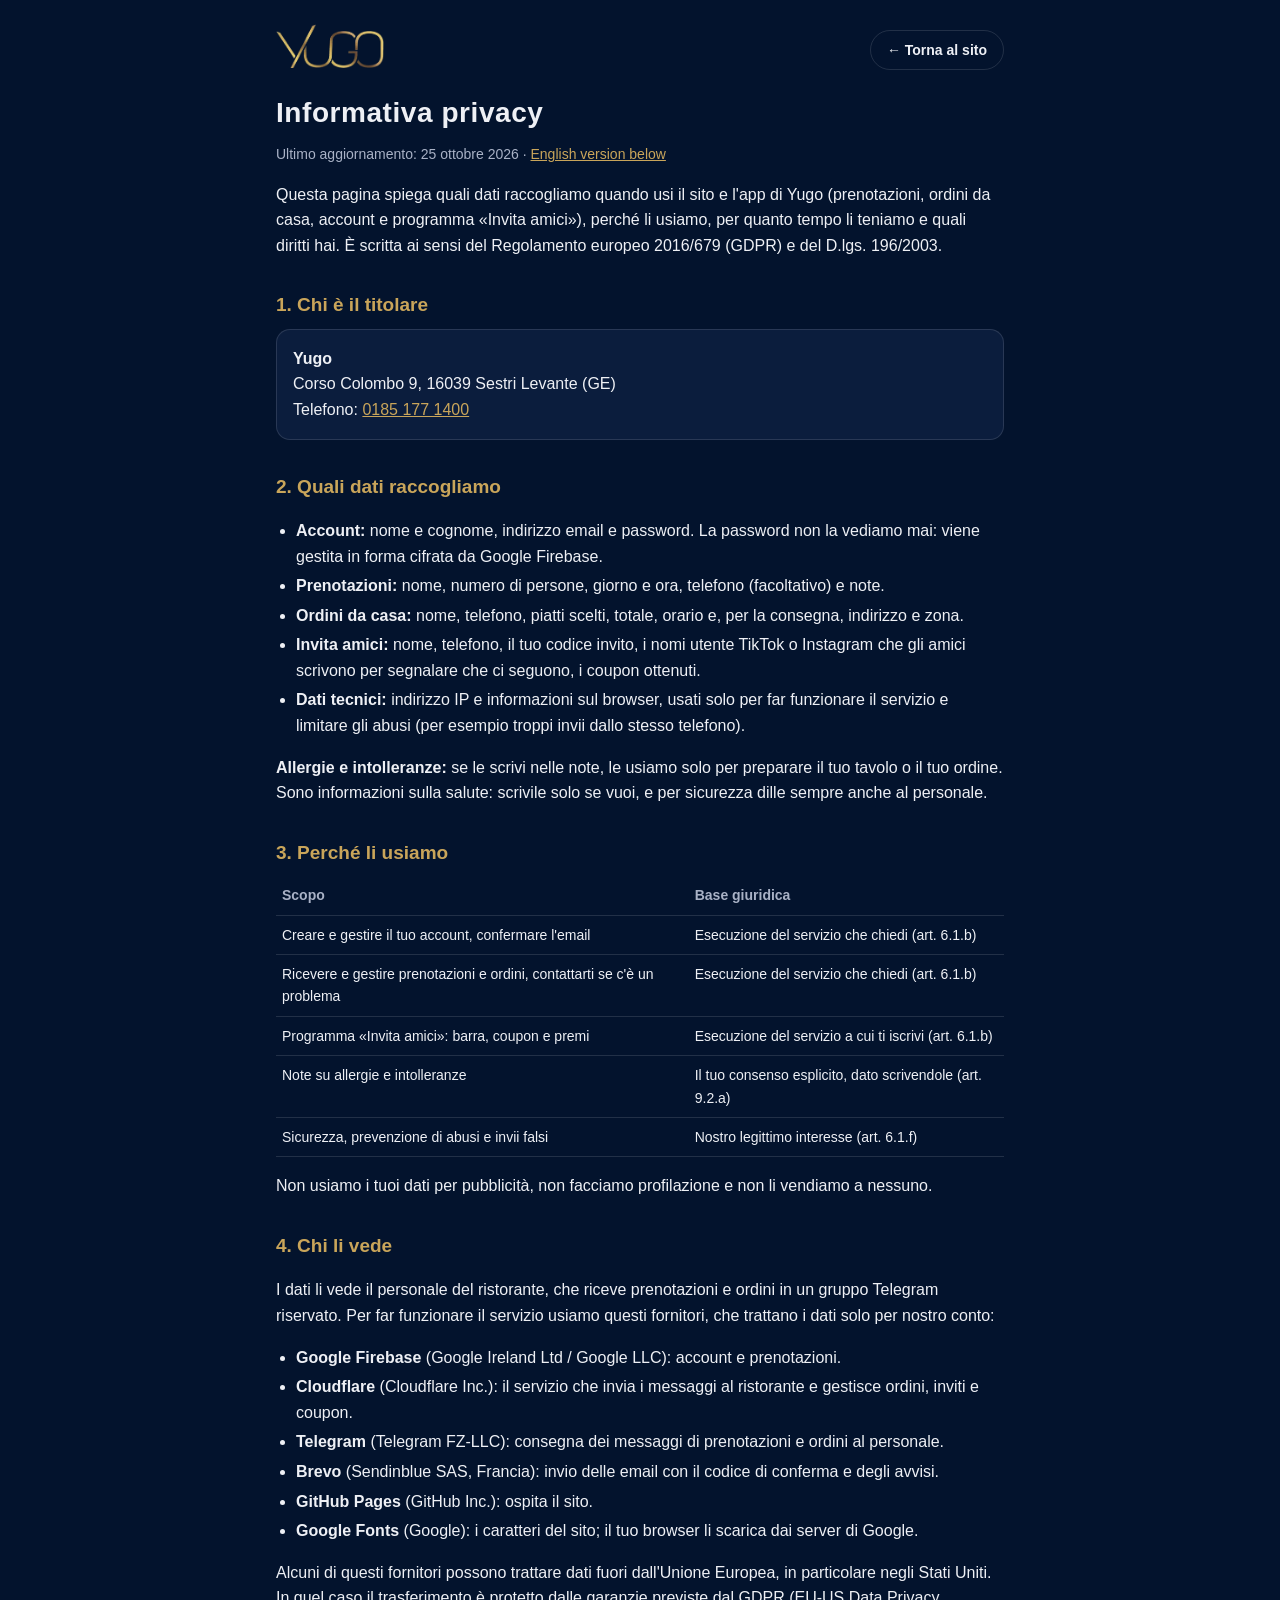
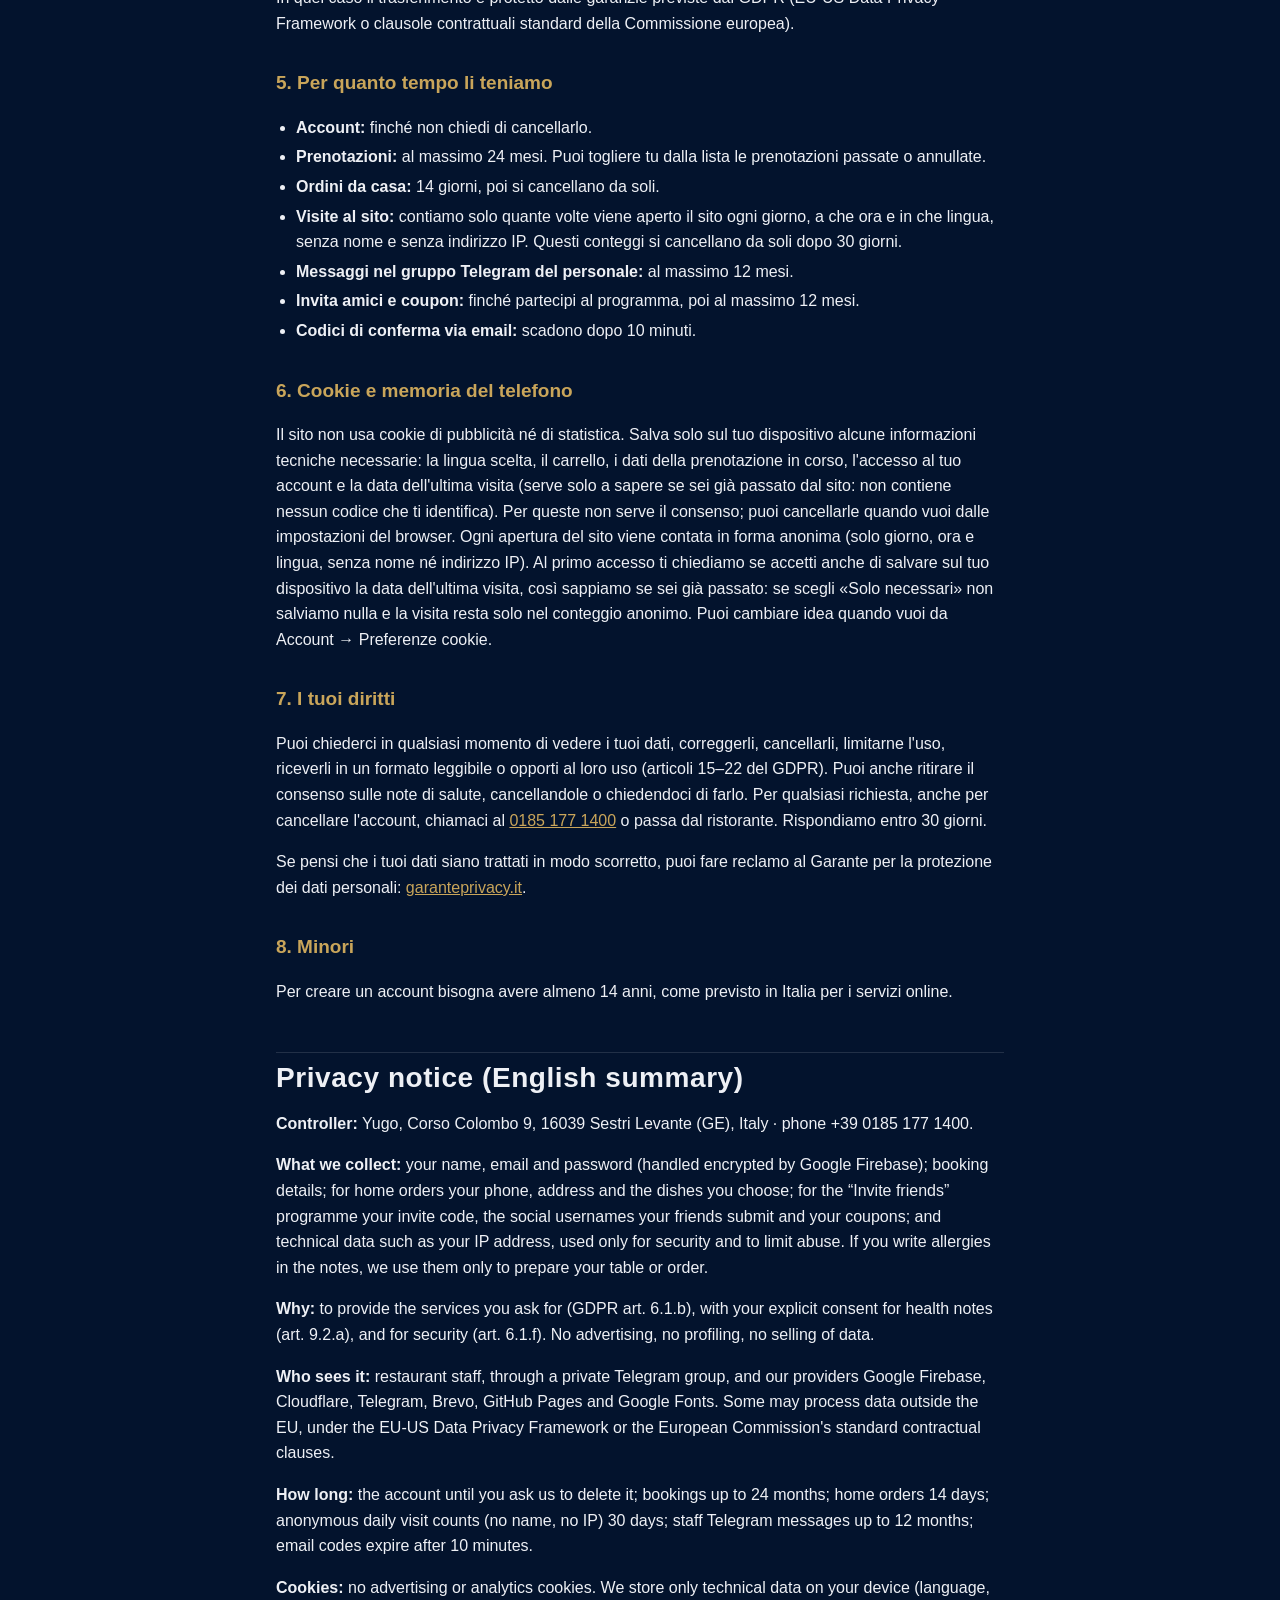
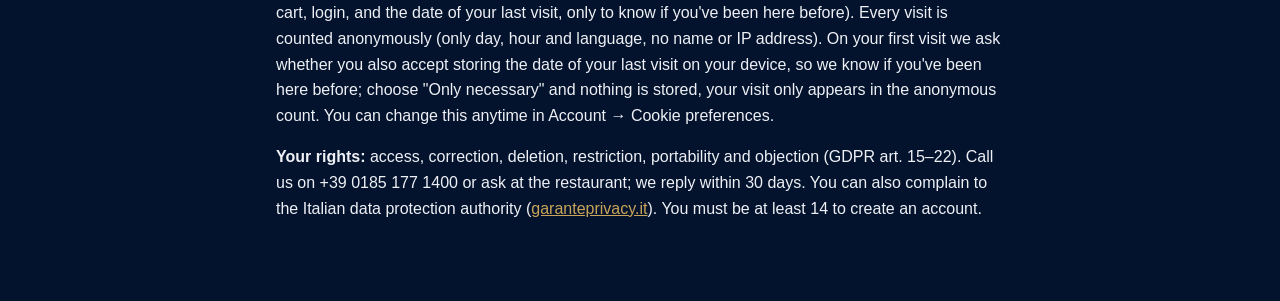
<file: privacy.html>
<!doctype html>
<html lang="it">
<head>
<meta charset="utf-8">
<meta name="viewport" content="width=device-width, initial-scale=1, viewport-fit=cover">
<title>Privacy · Yugo Sestri Levante</title>
<meta name="description" content="Informativa privacy del sito e dell'app di Yugo, Sestri Levante.">
<meta name="theme-color" content="#03132D">
<link rel="icon" type="image/png" href="icon-192.png">
<style>
  :root { --bg: #03132D; --surface: #0b1d3d; --fg: #eef0f5; --muted: #a9b2c6; --gold: #C9A55A; --line: rgba(255,255,255,.12); }
  * { box-sizing: border-box; }
  body { margin: 0; background: var(--bg); color: var(--fg); font: 16px/1.6 -apple-system, "Segoe UI", Roboto, Arial, sans-serif; }
  main { max-width: 760px; margin: 0 auto; padding: 24px 16px 64px; }
  a { color: var(--gold); }
  .top { display: flex; align-items: center; justify-content: space-between; gap: 12px; margin-bottom: 20px; }
  .top img { height: 44px; width: auto; }
  .back { display: inline-flex; align-items: center; min-height: 40px; padding: 0 16px; border: 1px solid var(--line); border-radius: 999px; color: var(--fg); text-decoration: none; font-weight: 600; font-size: 14px; }
  h1 { font-size: 28px; line-height: 1.2; margin: 8px 0 4px; letter-spacing: .02em; }
  h2 { font-size: 19px; margin: 32px 0 8px; color: var(--gold); }
  h3 { font-size: 16px; margin: 20px 0 6px; }
  p, li { color: var(--fg); }
  .muted { color: var(--muted); font-size: 14px; }
  .card { background: var(--surface); border: 1px solid var(--line); border-radius: 14px; padding: 16px; }
  ul { padding-left: 20px; }
  li { margin: 4px 0; }
  table { width: 100%; border-collapse: collapse; font-size: 14px; }
  th, td { text-align: left; vertical-align: top; padding: 8px 6px; border-bottom: 1px solid var(--line); }
  th { color: var(--muted); font-weight: 600; }
  .table-wrap { overflow-x: auto; }
  hr { border: 0; border-top: 1px solid var(--line); margin: 48px 0 0; }
</style>
</head>
<body>
<main>
  <div class="top">
    <a href="./"><img src="logo-word.webp" alt="Yugo" width="105" height="44"></a>
    <a class="back" href="./#home">← Torna al sito</a>
  </div>

  <h1>Informativa privacy</h1>
  <p class="muted">Ultimo aggiornamento: 25 ottobre 2026 · <a href="#english">English version below</a></p>

  <p>Questa pagina spiega quali dati raccogliamo quando usi il sito e l'app di Yugo (prenotazioni, ordini da casa, account e programma «Invita amici»), perché li usiamo, per quanto tempo li teniamo e quali diritti hai. È scritta ai sensi del Regolamento europeo 2016/679 (GDPR) e del D.lgs. 196/2003.</p>

  <h2>1. Chi è il titolare</h2>
  <div class="card">
    <p style="margin:0"><strong id="t-nome">Yugo</strong><br>
      Corso Colombo 9, 16039 Sestri Levante (GE)<br>
      <span id="t-piva"></span>
      Telefono: <a href="tel:+3901851771400">0185 177 1400</a><span id="t-email"></span></p>
  </div>

  <h2>2. Quali dati raccogliamo</h2>
  <ul>
    <li><strong>Account:</strong> nome e cognome, indirizzo email e password. La password non la vediamo mai: viene gestita in forma cifrata da Google Firebase.</li>
    <li><strong>Prenotazioni:</strong> nome, numero di persone, giorno e ora, telefono (facoltativo) e note.</li>
    <li><strong>Ordini da casa:</strong> nome, telefono, piatti scelti, totale, orario e, per la consegna, indirizzo e zona.</li>
    <li><strong>Invita amici:</strong> nome, telefono, il tuo codice invito, i nomi utente TikTok o Instagram che gli amici scrivono per segnalare che ci seguono, i coupon ottenuti.</li>
    <li><strong>Dati tecnici:</strong> indirizzo IP e informazioni sul browser, usati solo per far funzionare il servizio e limitare gli abusi (per esempio troppi invii dallo stesso telefono).</li>
  </ul>
  <p><strong>Allergie e intolleranze:</strong> se le scrivi nelle note, le usiamo solo per preparare il tuo tavolo o il tuo ordine. Sono informazioni sulla salute: scrivile solo se vuoi, e per sicurezza dille sempre anche al personale.</p>

  <h2>3. Perché li usiamo</h2>
  <div class="table-wrap"><table>
    <tr><th>Scopo</th><th>Base giuridica</th></tr>
    <tr><td>Creare e gestire il tuo account, confermare l'email</td><td>Esecuzione del servizio che chiedi (art. 6.1.b)</td></tr>
    <tr><td>Ricevere e gestire prenotazioni e ordini, contattarti se c'è un problema</td><td>Esecuzione del servizio che chiedi (art. 6.1.b)</td></tr>
    <tr><td>Programma «Invita amici»: barra, coupon e premi</td><td>Esecuzione del servizio a cui ti iscrivi (art. 6.1.b)</td></tr>
    <tr><td>Note su allergie e intolleranze</td><td>Il tuo consenso esplicito, dato scrivendole (art. 9.2.a)</td></tr>
    <tr><td>Sicurezza, prevenzione di abusi e invii falsi</td><td>Nostro legittimo interesse (art. 6.1.f)</td></tr>
  </table></div>
  <p>Non usiamo i tuoi dati per pubblicità, non facciamo profilazione e non li vendiamo a nessuno.</p>

  <h2>4. Chi li vede</h2>
  <p>I dati li vede il personale del ristorante, che riceve prenotazioni e ordini in un gruppo Telegram riservato. Per far funzionare il servizio usiamo questi fornitori, che trattano i dati solo per nostro conto:</p>
  <ul>
    <li><strong>Google Firebase</strong> (Google Ireland Ltd / Google LLC): account e prenotazioni.</li>
    <li><strong>Cloudflare</strong> (Cloudflare Inc.): il servizio che invia i messaggi al ristorante e gestisce ordini, inviti e coupon.</li>
    <li><strong>Telegram</strong> (Telegram FZ-LLC): consegna dei messaggi di prenotazioni e ordini al personale.</li>
    <li><strong>Brevo</strong> (Sendinblue SAS, Francia): invio delle email con il codice di conferma e degli avvisi.</li>
    <li><strong>GitHub Pages</strong> (GitHub Inc.): ospita il sito.</li>
    <li><strong>Google Fonts</strong> (Google): i caratteri del sito; il tuo browser li scarica dai server di Google.</li>
  </ul>
  <p>Alcuni di questi fornitori possono trattare dati fuori dall'Unione Europea, in particolare negli Stati Uniti. In quel caso il trasferimento è protetto dalle garanzie previste dal GDPR (EU-US Data Privacy Framework o clausole contrattuali standard della Commissione europea).</p>

  <h2>5. Per quanto tempo li teniamo</h2>
  <ul>
    <li><strong>Account:</strong> finché non chiedi di cancellarlo.</li>
    <li><strong>Prenotazioni:</strong> al massimo 24 mesi. Puoi togliere tu dalla lista le prenotazioni passate o annullate.</li>
    <li><strong>Ordini da casa:</strong> 14 giorni, poi si cancellano da soli.</li>
    <li><strong>Visite al sito:</strong> contiamo solo quante volte viene aperto il sito ogni giorno, a che ora e in che lingua, senza nome e senza indirizzo IP. Questi conteggi si cancellano da soli dopo 30 giorni.</li>
    <li><strong>Messaggi nel gruppo Telegram del personale:</strong> al massimo 12 mesi.</li>
    <li><strong>Invita amici e coupon:</strong> finché partecipi al programma, poi al massimo 12 mesi.</li>
    <li><strong>Codici di conferma via email:</strong> scadono dopo 10 minuti.</li>
  </ul>

  <h2>6. Cookie e memoria del telefono</h2>
  <p>Il sito non usa cookie di pubblicità né di statistica. Salva solo sul tuo dispositivo alcune informazioni tecniche necessarie: la lingua scelta, il carrello, i dati della prenotazione in corso, l'accesso al tuo account e la data dell'ultima visita (serve solo a sapere se sei già passato dal sito: non contiene nessun codice che ti identifica). Per queste non serve il consenso; puoi cancellarle quando vuoi dalle impostazioni del browser. Ogni apertura del sito viene contata in forma anonima (solo giorno, ora e lingua, senza nome né indirizzo IP). Al primo accesso ti chiediamo se accetti anche di salvare sul tuo dispositivo la data dell'ultima visita, così sappiamo se sei già passato: se scegli «Solo necessari» non salviamo nulla e la visita resta solo nel conteggio anonimo. Puoi cambiare idea quando vuoi da Account → Preferenze cookie.</p>

  <h2>7. I tuoi diritti</h2>
  <p>Puoi chiederci in qualsiasi momento di vedere i tuoi dati, correggerli, cancellarli, limitarne l'uso, riceverli in un formato leggibile o opporti al loro uso (articoli 15–22 del GDPR). Puoi anche ritirare il consenso sulle note di salute, cancellandole o chiedendoci di farlo. Per qualsiasi richiesta, anche per cancellare l'account, chiamaci al <a href="tel:+3901851771400">0185 177 1400</a><span id="t-email2"></span> o passa dal ristorante. Rispondiamo entro 30 giorni.</p>
  <p>Se pensi che i tuoi dati siano trattati in modo scorretto, puoi fare reclamo al Garante per la protezione dei dati personali: <a href="https://www.garanteprivacy.it" target="_blank" rel="noopener">garanteprivacy.it</a>.</p>

  <h2>8. Minori</h2>
  <p>Per creare un account bisogna avere almeno 14 anni, come previsto in Italia per i servizi online.</p>

  <hr>
  <section id="english" lang="en">
    <h1>Privacy notice (English summary)</h1>
    <p><strong>Controller:</strong> <span id="t-nome-en">Yugo</span>, Corso Colombo 9, 16039 Sestri Levante (GE), Italy · phone +39 0185 177 1400<span id="t-email-en"></span>.</p>
    <p><strong>What we collect:</strong> your name, email and password (handled encrypted by Google Firebase); booking details; for home orders your phone, address and the dishes you choose; for the “Invite friends” programme your invite code, the social usernames your friends submit and your coupons; and technical data such as your IP address, used only for security and to limit abuse. If you write allergies in the notes, we use them only to prepare your table or order.</p>
    <p><strong>Why:</strong> to provide the services you ask for (GDPR art. 6.1.b), with your explicit consent for health notes (art. 9.2.a), and for security (art. 6.1.f). No advertising, no profiling, no selling of data.</p>
    <p><strong>Who sees it:</strong> restaurant staff, through a private Telegram group, and our providers Google Firebase, Cloudflare, Telegram, Brevo, GitHub Pages and Google Fonts. Some may process data outside the EU, under the EU-US Data Privacy Framework or the European Commission's standard contractual clauses.</p>
    <p><strong>How long:</strong> the account until you ask us to delete it; bookings up to 24 months; home orders 14 days; anonymous daily visit counts (no name, no IP) 30 days; staff Telegram messages up to 12 months; email codes expire after 10 minutes.</p>
    <p><strong>Cookies:</strong> no advertising or analytics cookies. We store only technical data on your device (language, cart, login, and the date of your last visit, only to know if you've been here before). Every visit is counted anonymously (only day, hour and language, no name or IP address). On your first visit we ask whether you also accept storing the date of your last visit on your device, so we know if you've been here before; choose "Only necessary" and nothing is stored, your visit only appears in the anonymous count. You can change this anytime in Account → Cookie preferences.</p>
    <p><strong>Your rights:</strong> access, correction, deletion, restriction, portability and objection (GDPR art. 15–22). Call us on +39 0185 177 1400 or ask at the restaurant; we reply within 30 days. You can also complain to the Italian data protection authority (<a href="https://www.garanteprivacy.it" target="_blank" rel="noopener">garanteprivacy.it</a>). You must be at least 14 to create an account.</p>
  </section>
</main>
<script src="config.js"></script>
<script>
  (function () {
    var R = (window.YUGO_CONFIG || {}).ristorante || {};
    var nome = R.ragioneSociale || "Yugo";
    document.getElementById("t-nome").textContent = nome;
    document.getElementById("t-nome-en").textContent = nome;
    if (R.piva) document.getElementById("t-piva").textContent = "P.IVA " + R.piva + " · ";
    if (R.emailPrivacy) {
      var a = '<a href="mailto:' + R.emailPrivacy + '">' + R.emailPrivacy + '</a>';
      document.getElementById("t-email").innerHTML = " · Email: " + a;
      document.getElementById("t-email2").innerHTML = ", scrivici a " + a;
      document.getElementById("t-email-en").innerHTML = " · email " + a;
    }
  })();
</script>
</body>
</html>
</file>
